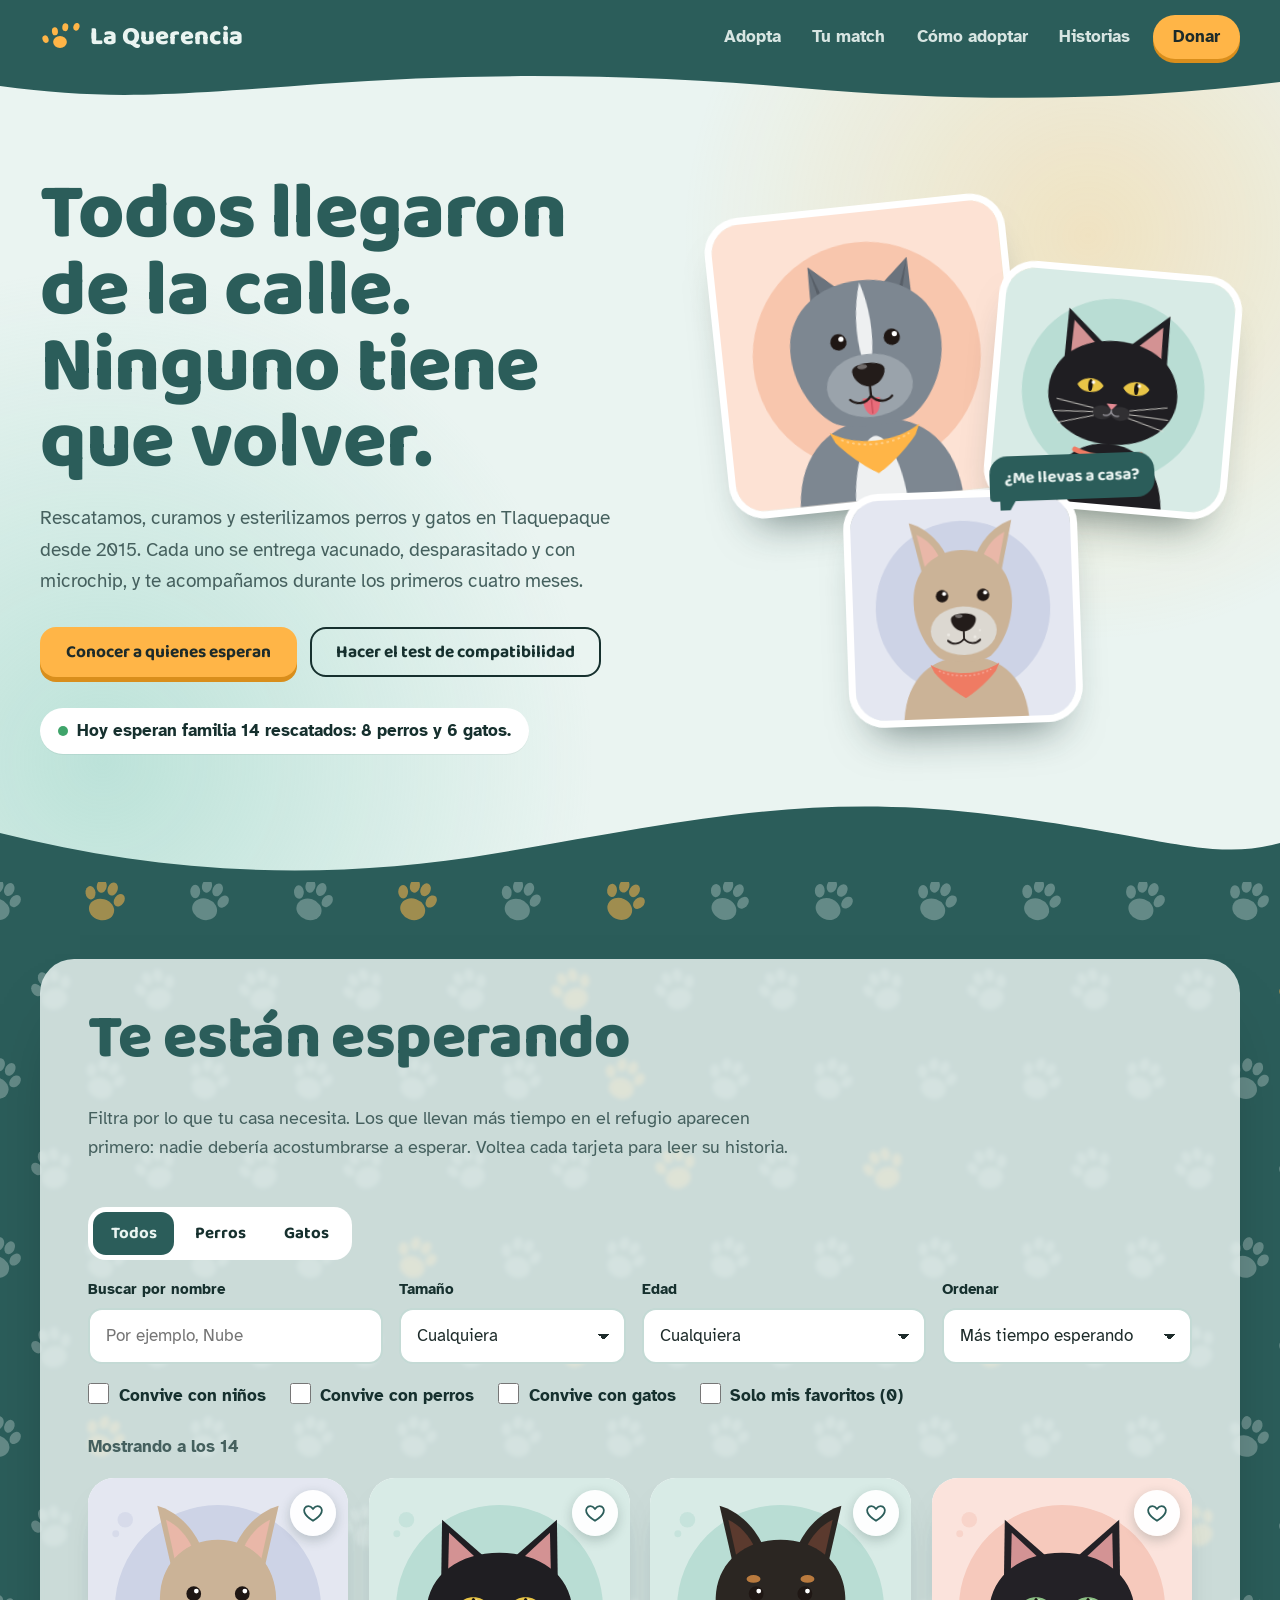
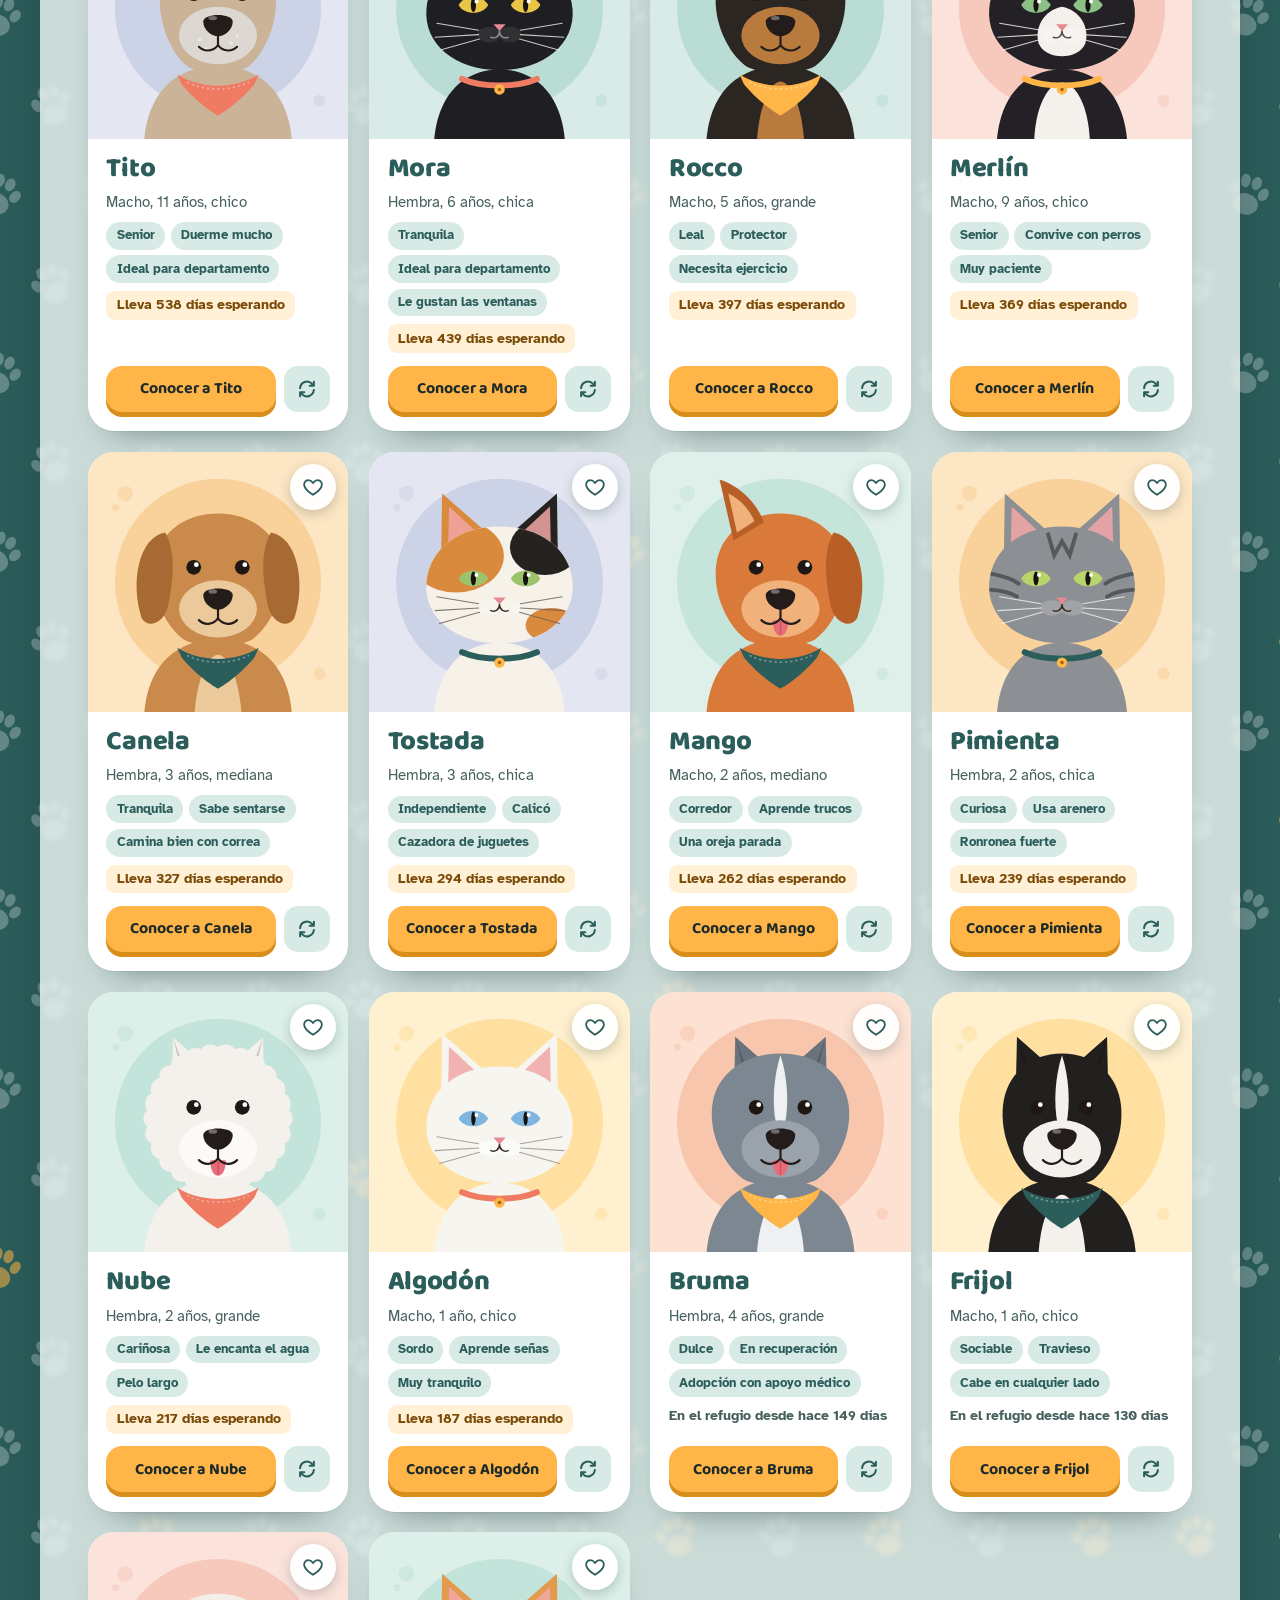
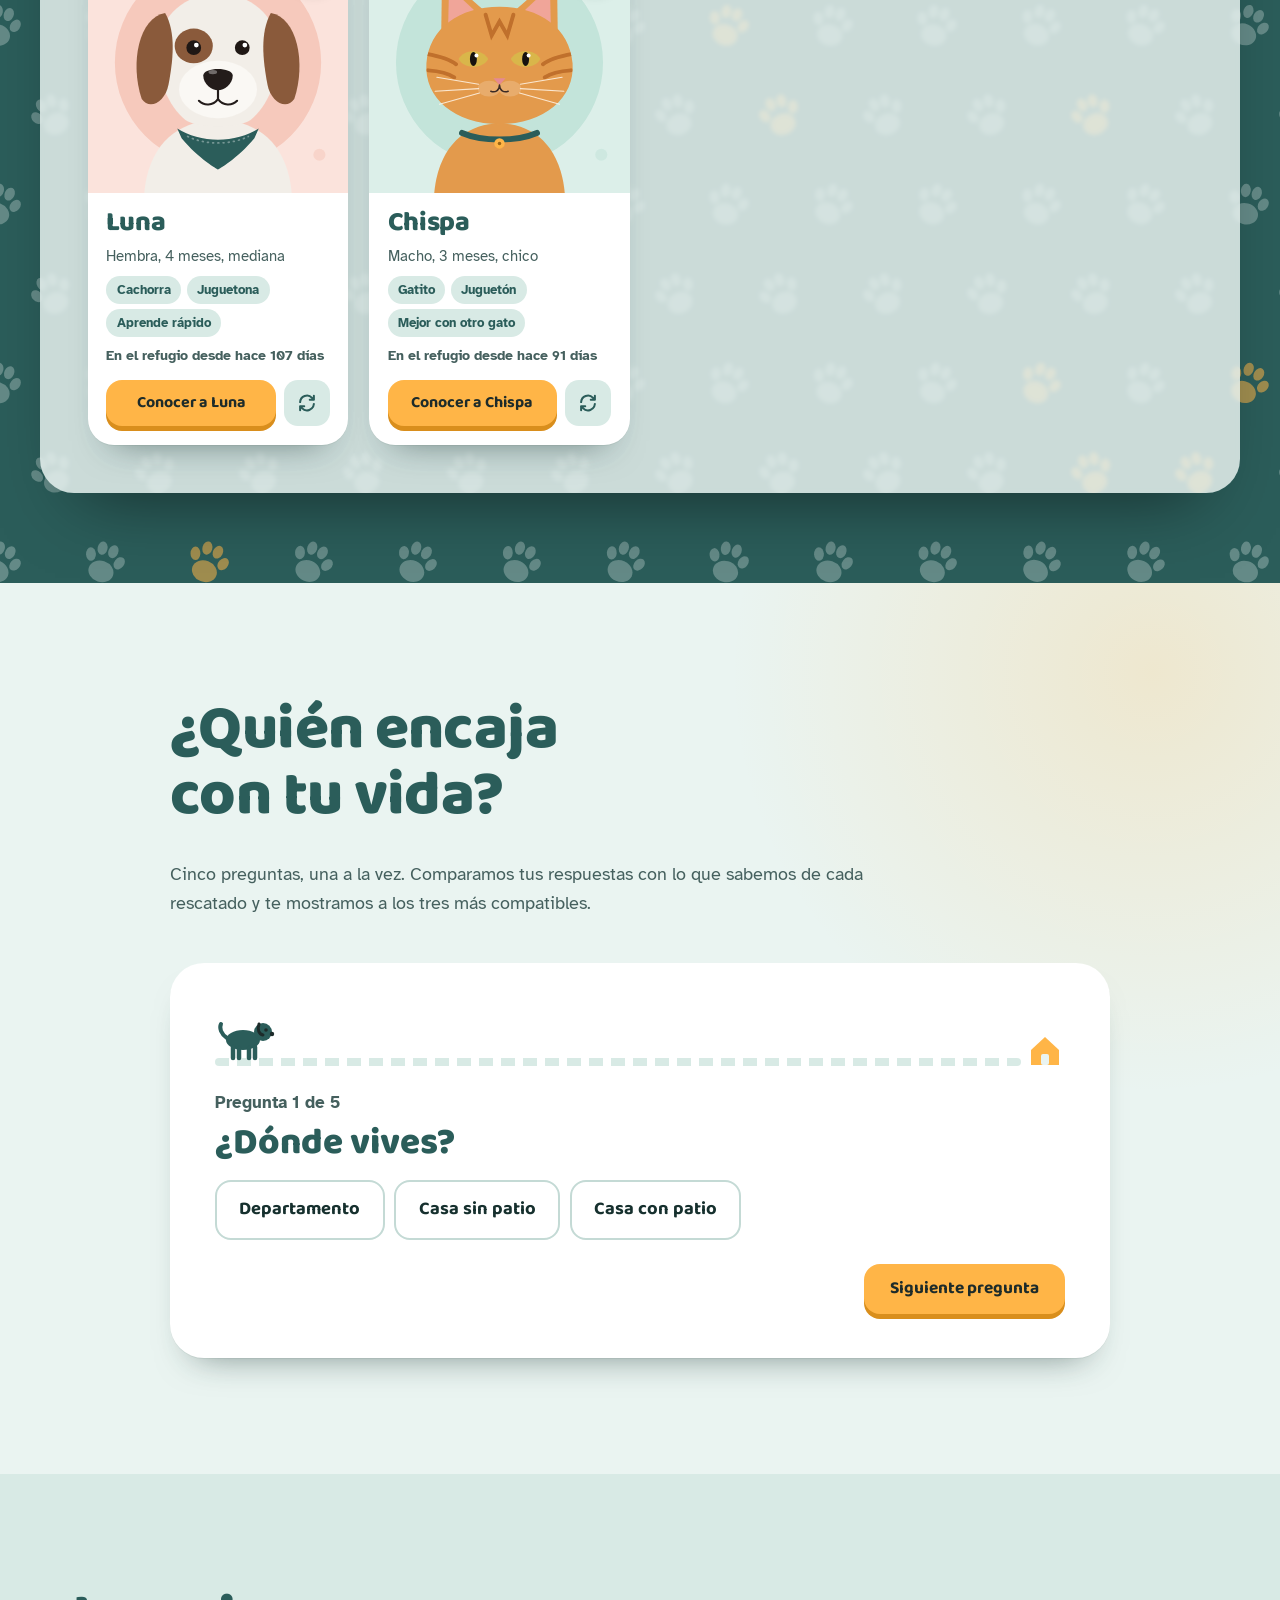
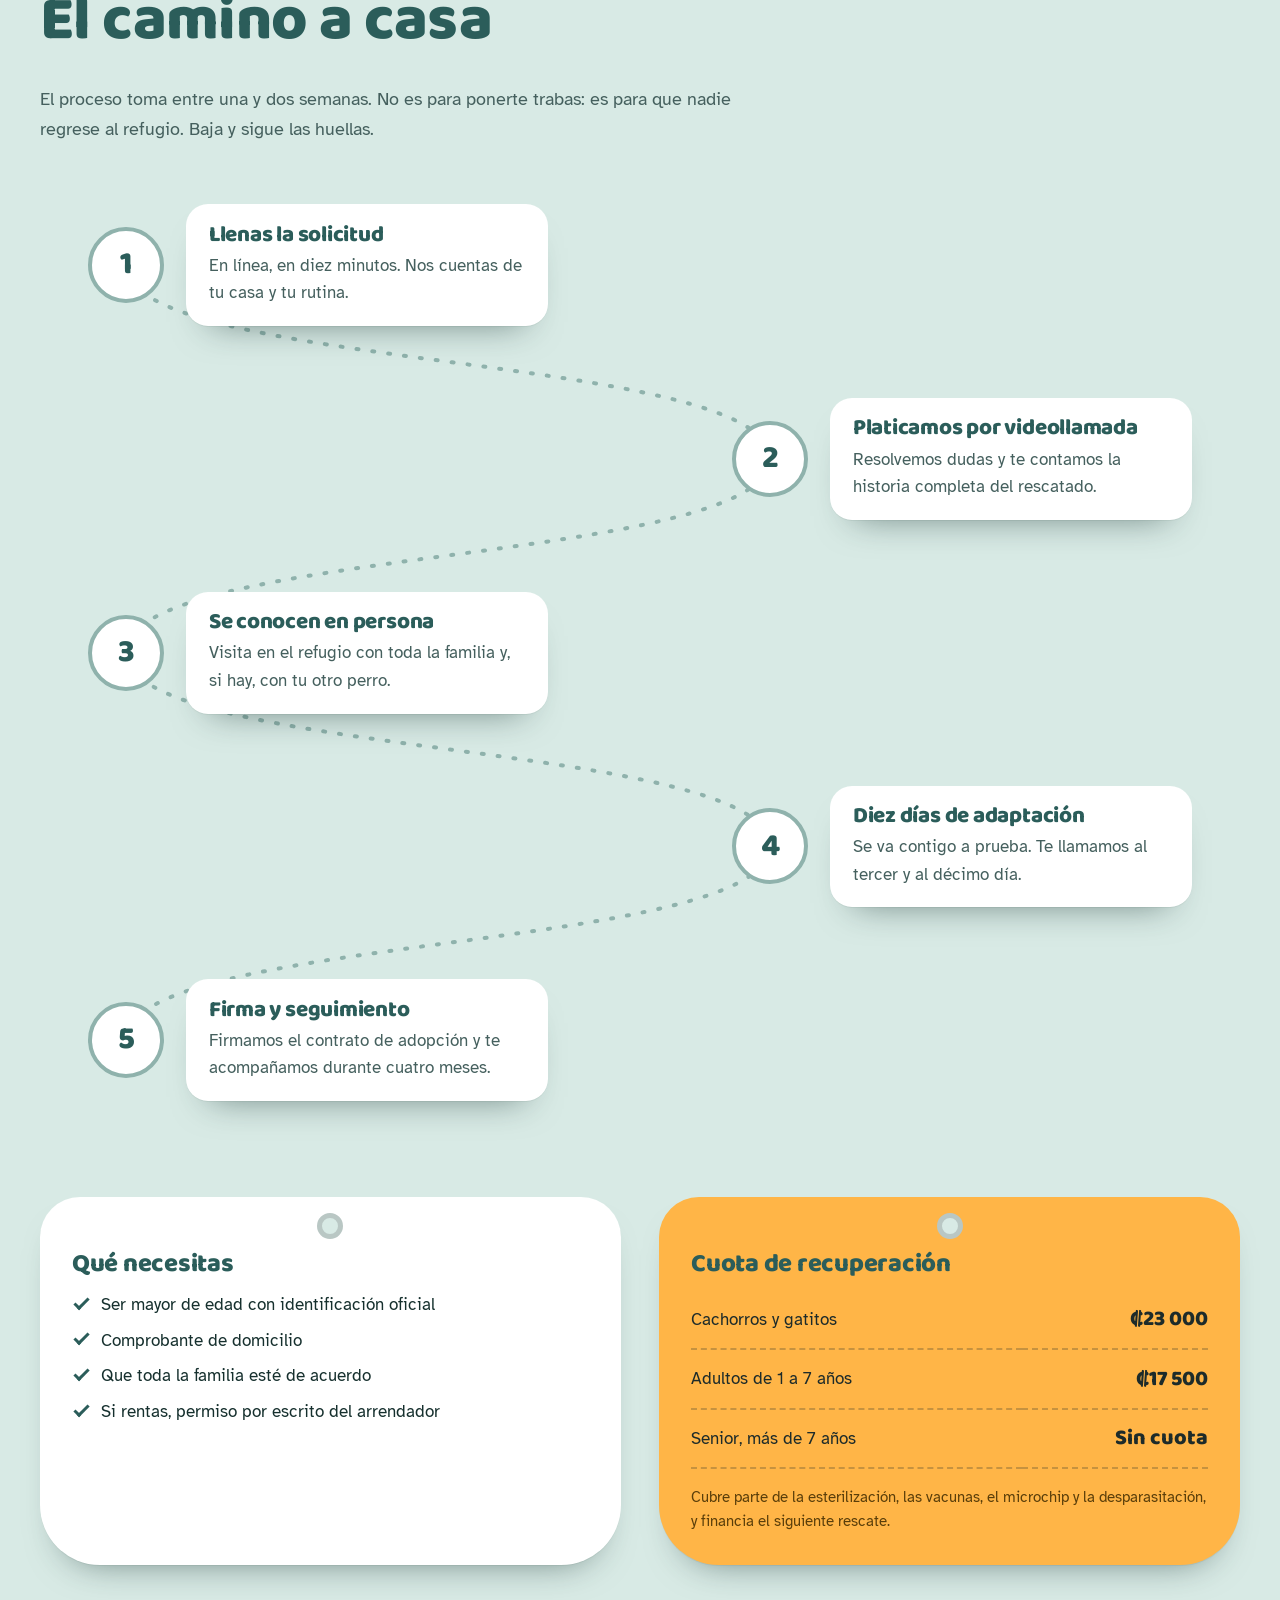
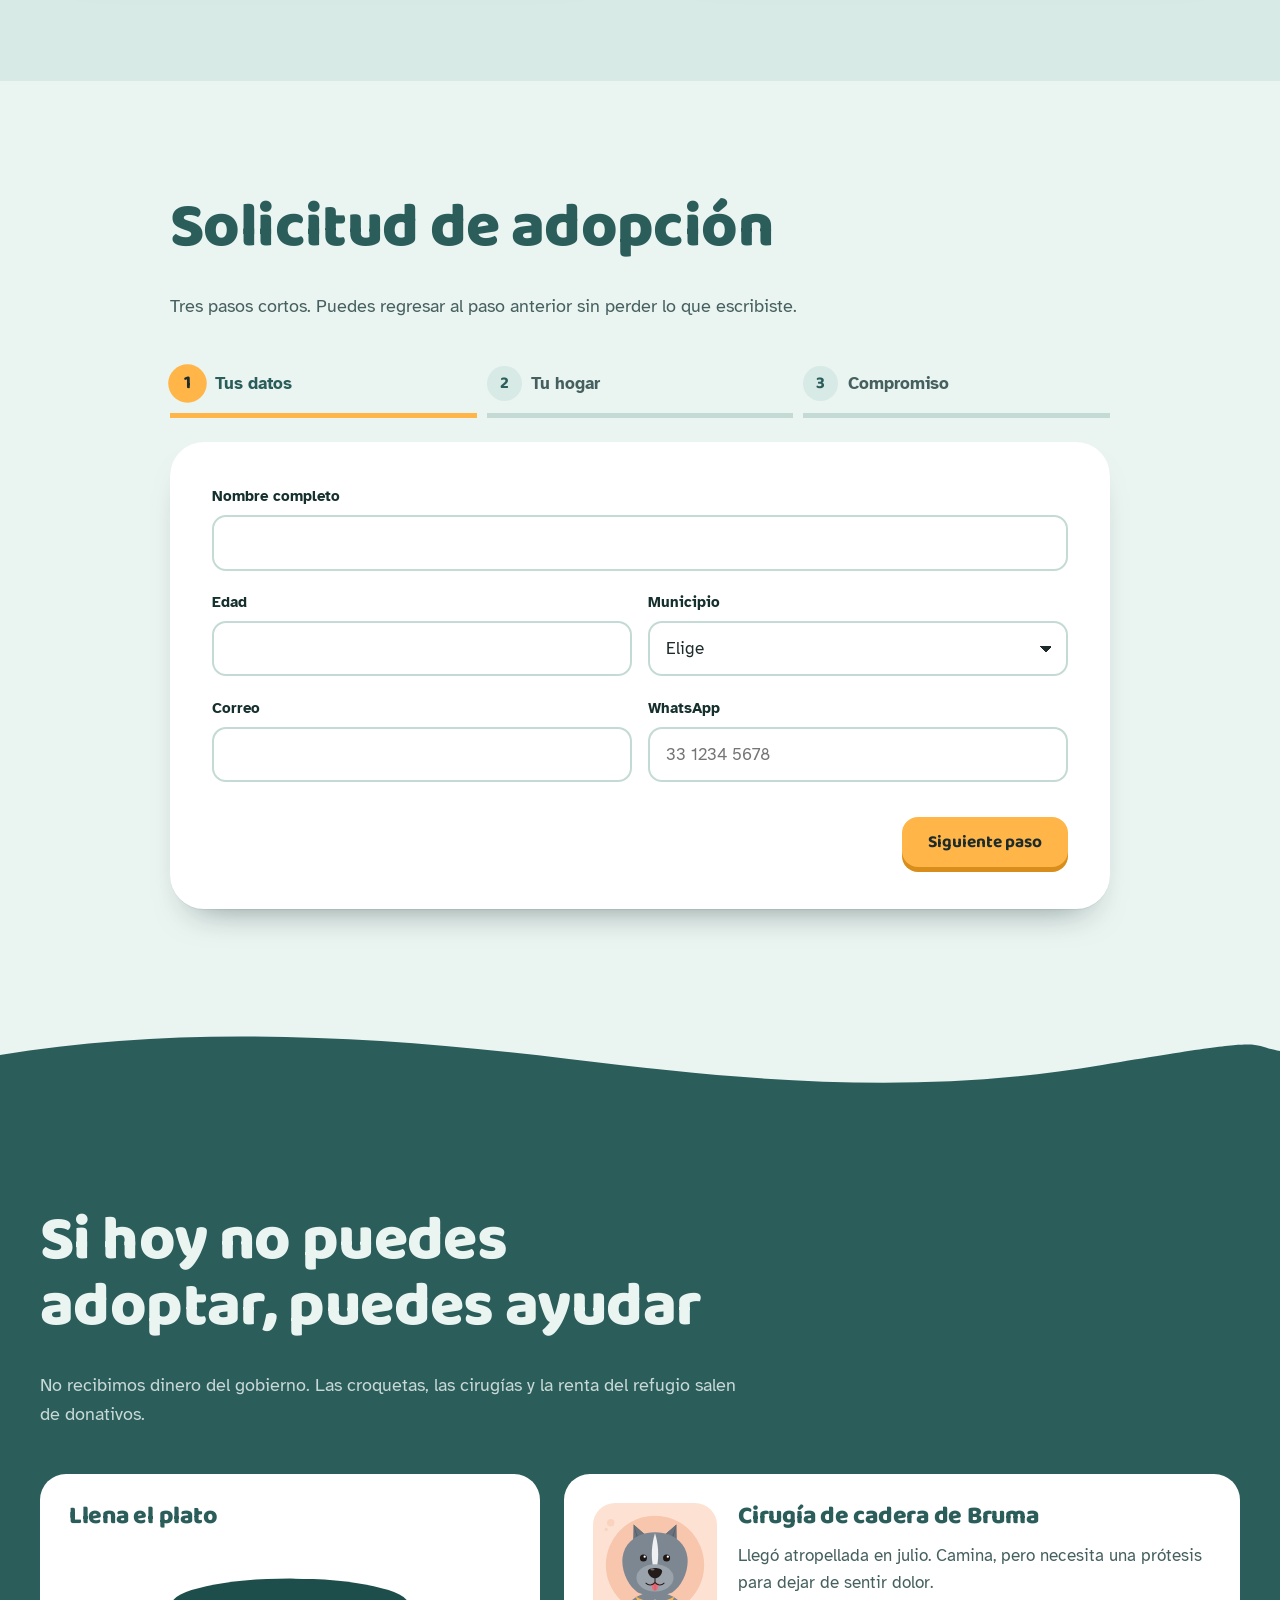
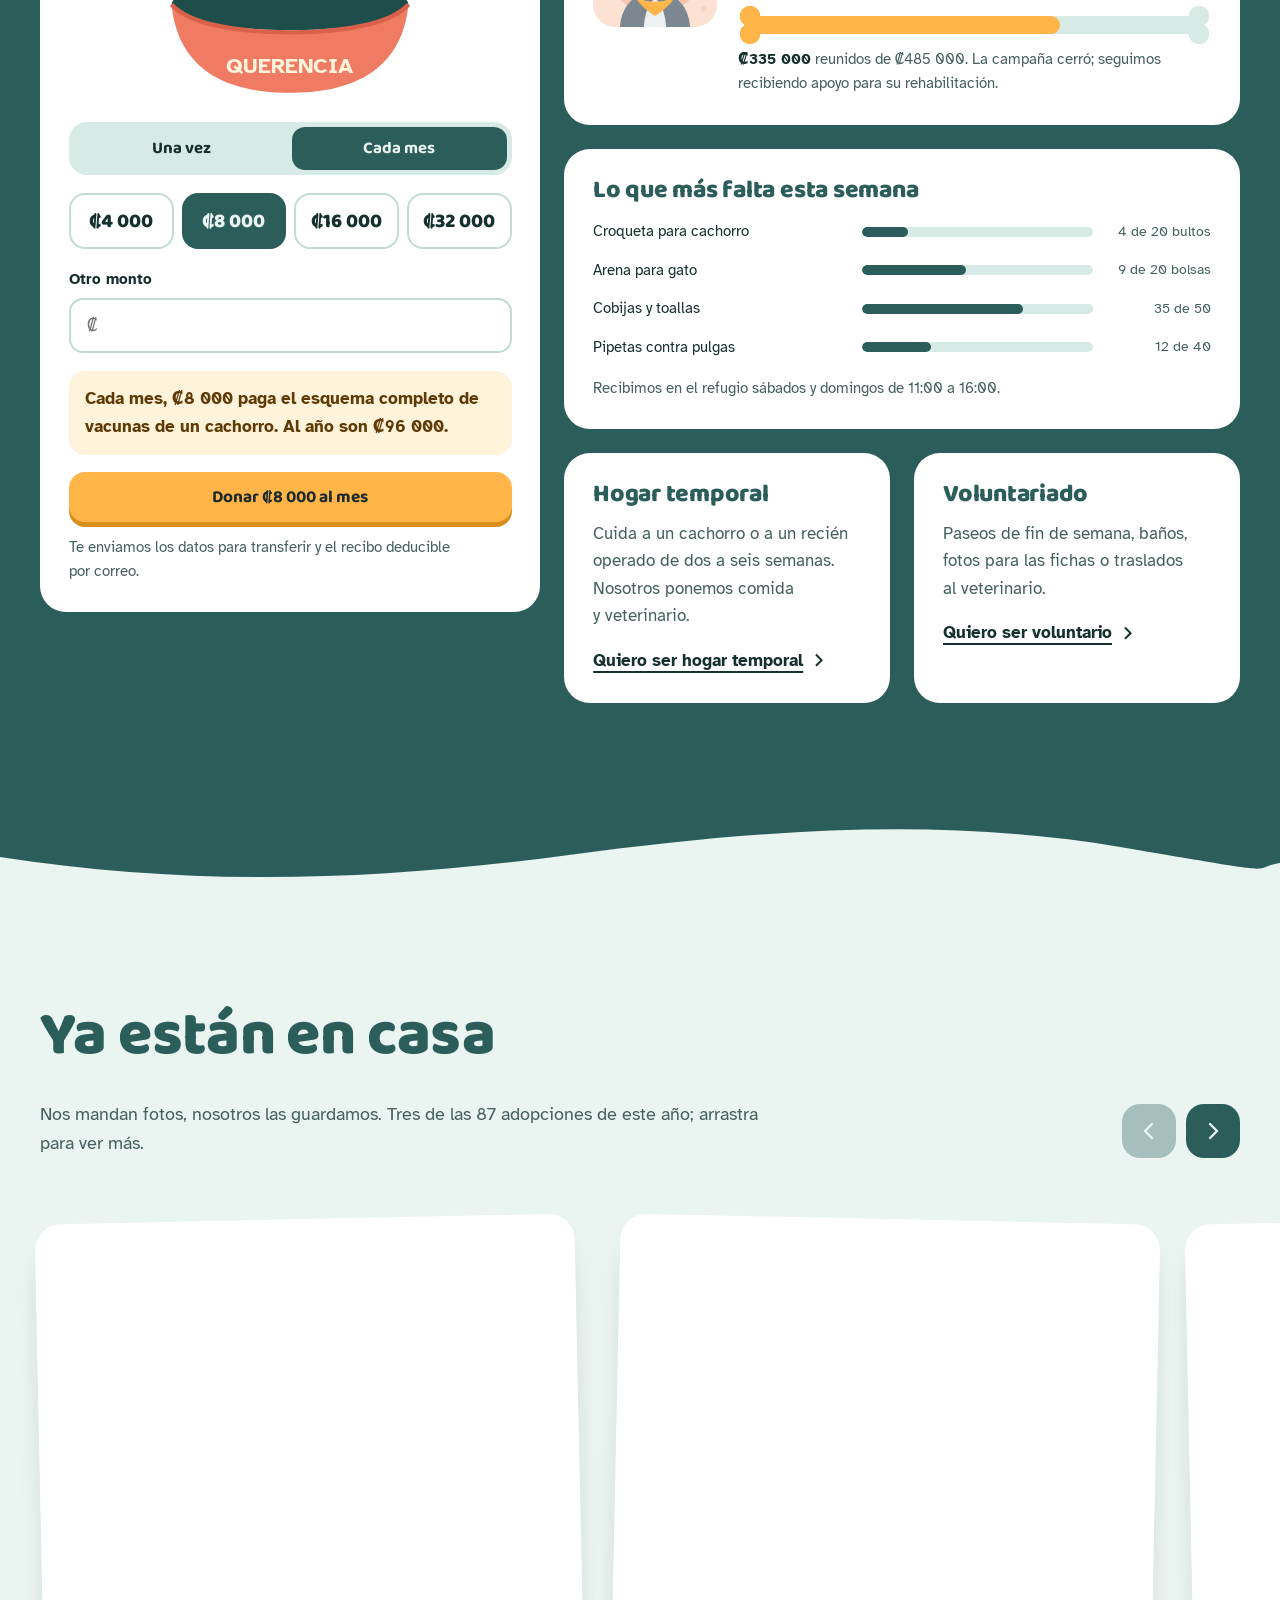
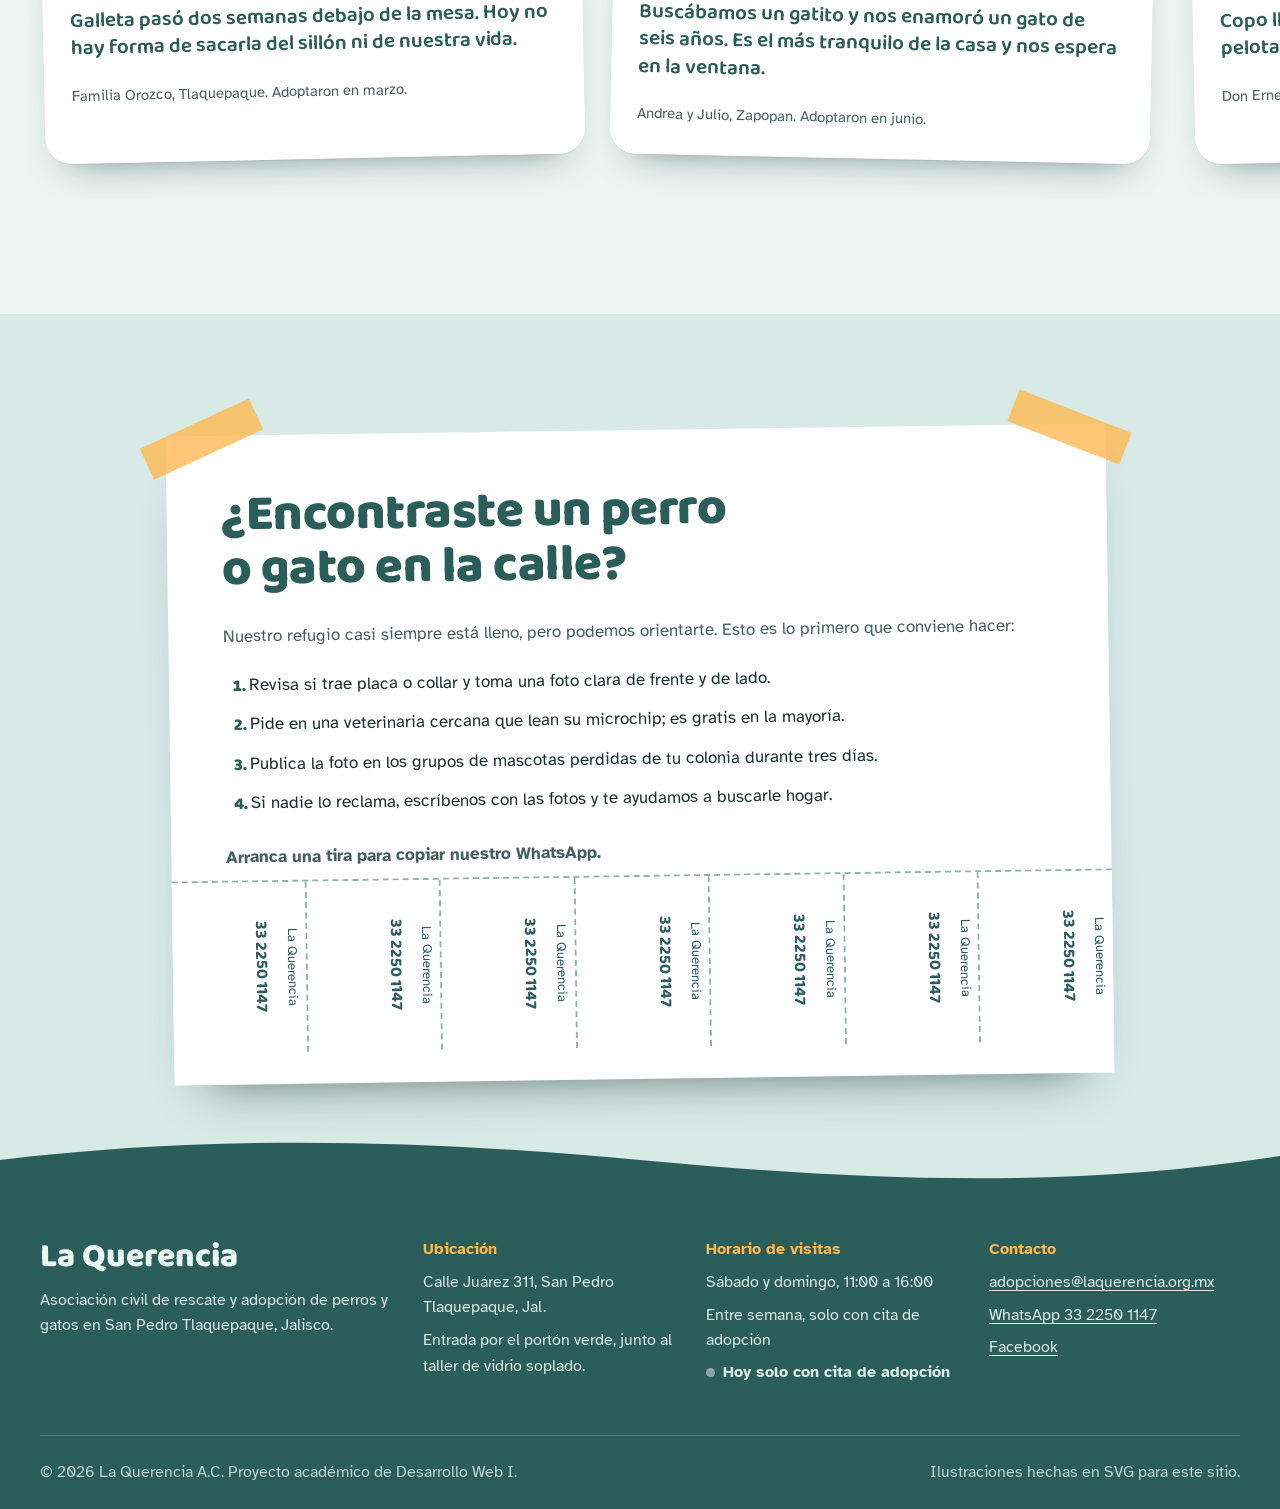
<file: sexta pagina/index.html>
<!DOCTYPE html>
<html lang="es">
<head>
  <meta charset="UTF-8">
  <meta name="viewport" content="width=device-width, initial-scale=1.0">
  <meta http-equiv="refresh" content="0; url=public/index.html">
  <title>La Querencia</title>
  <link rel="icon" href="img/icono.svg" type="image/svg+xml">
</head>
<body>
  <p><a href="public/index.html">Ir a La Querencia</a></p>
</body>
</html>
</file>
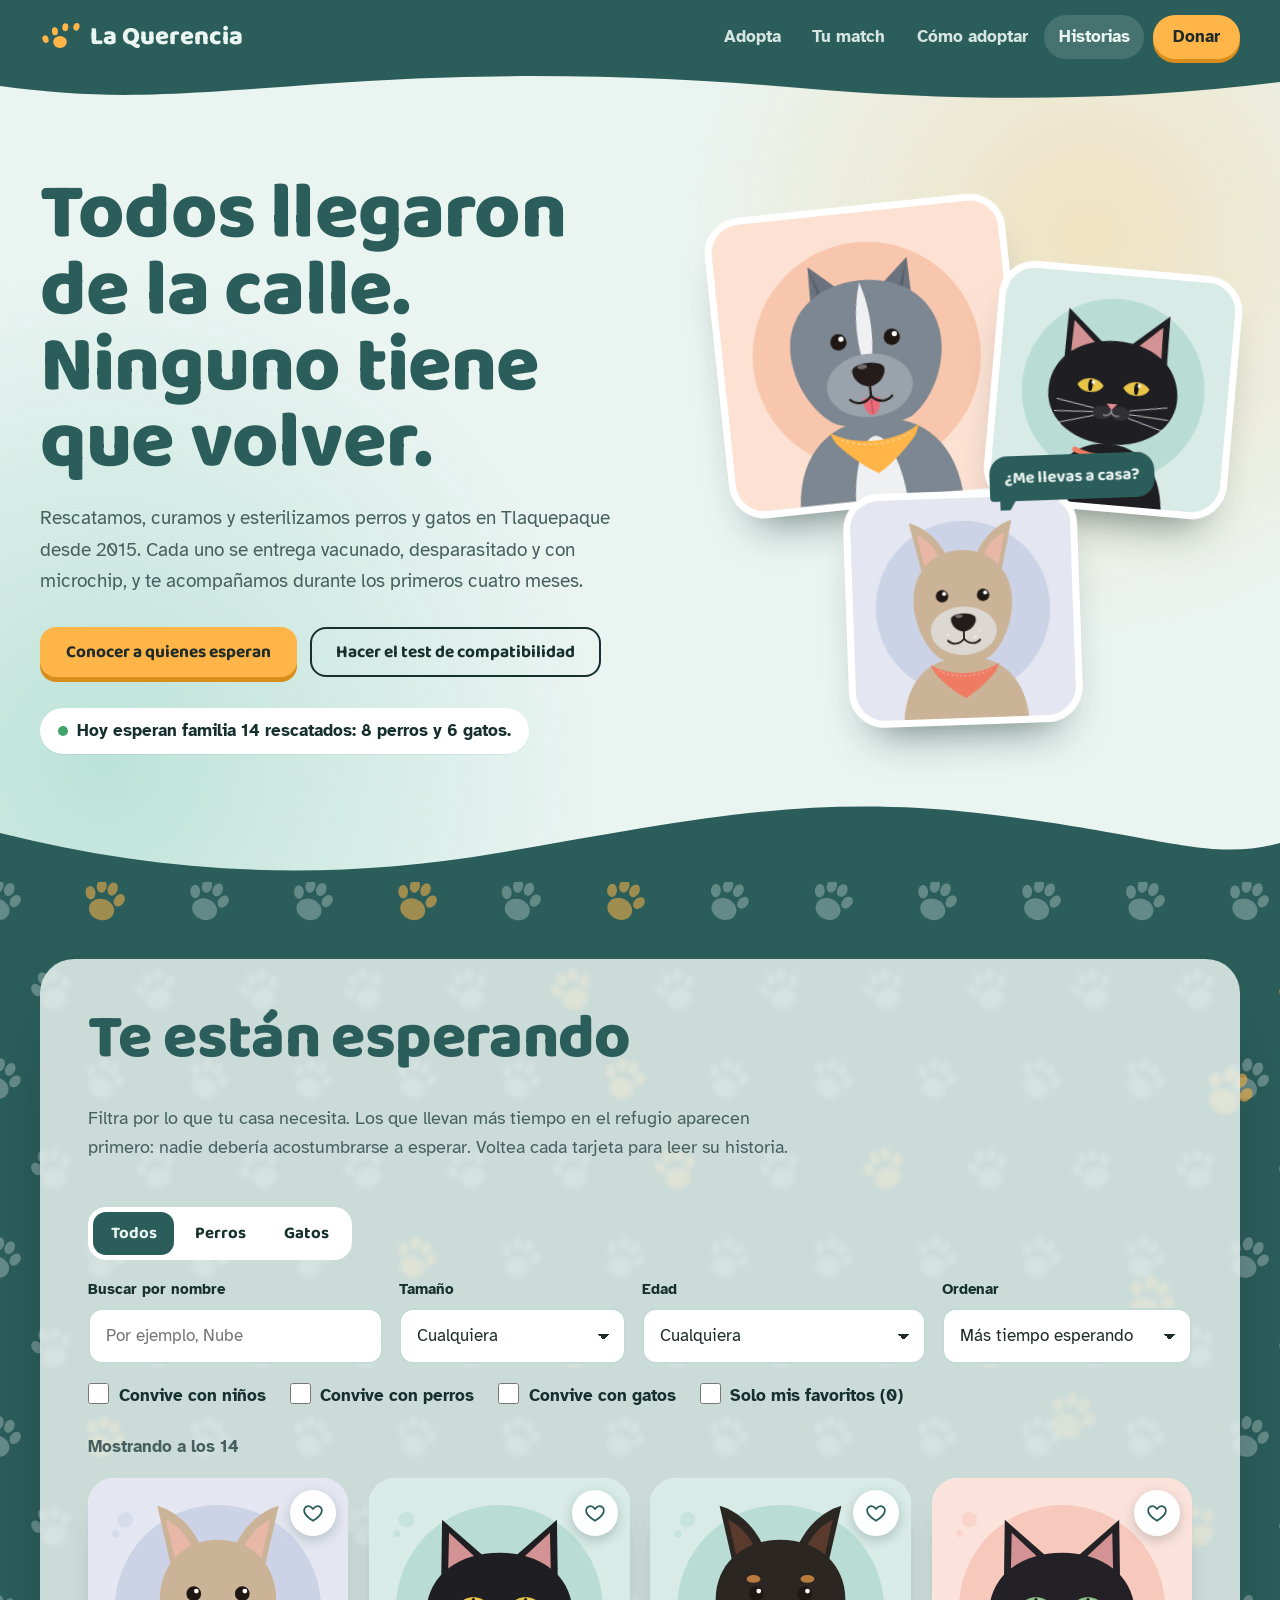
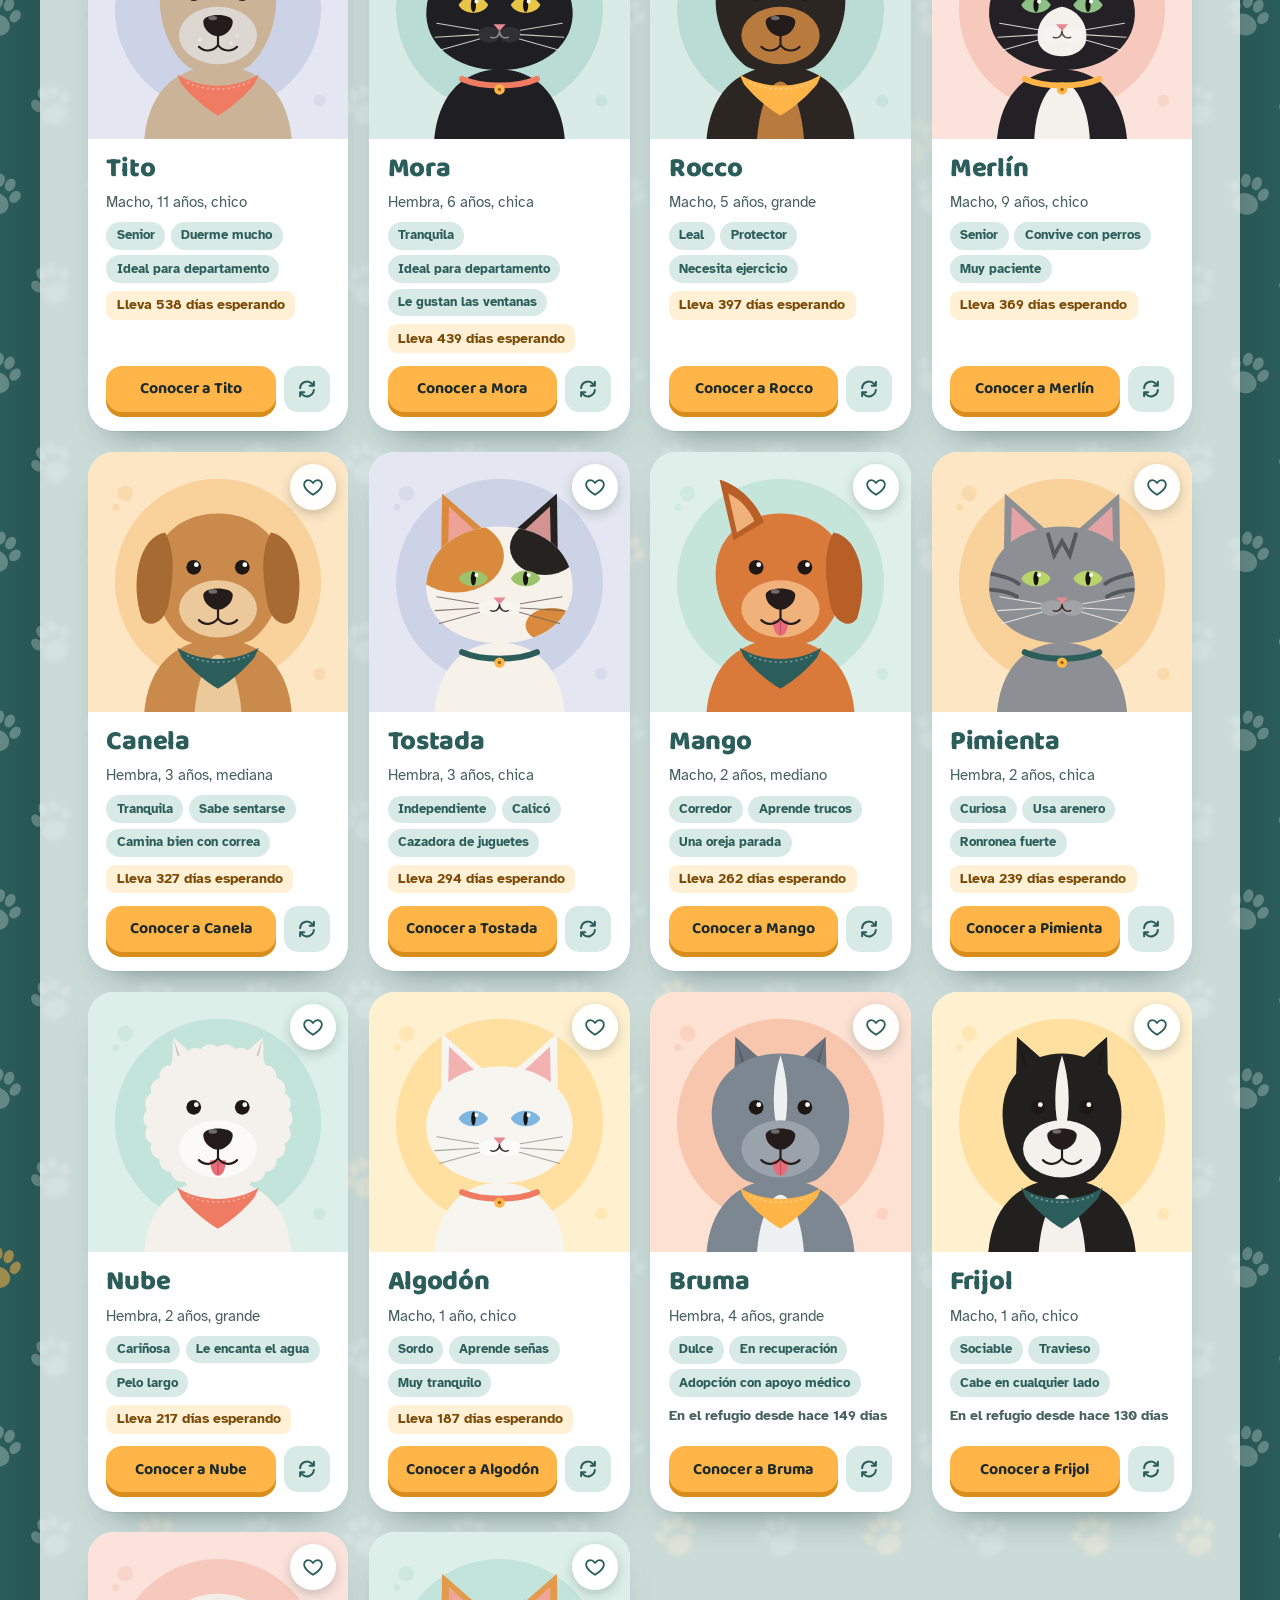
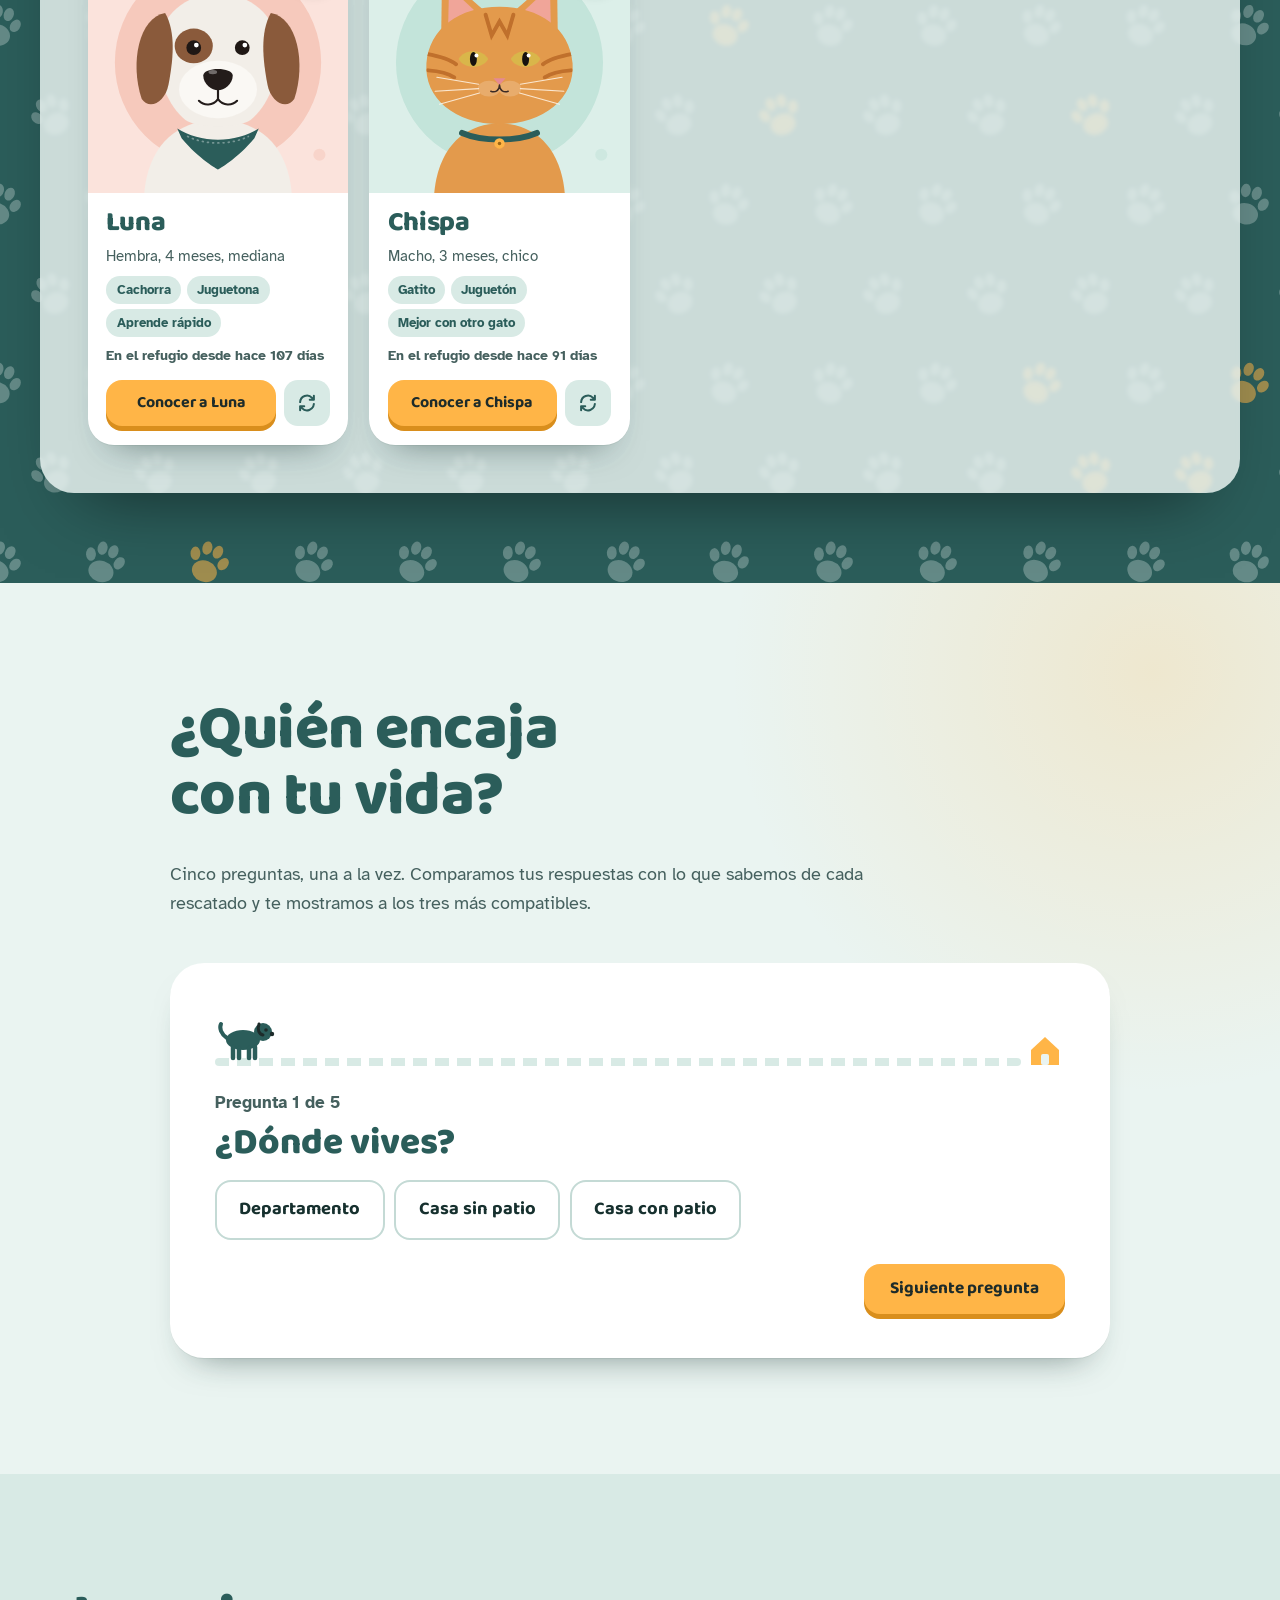
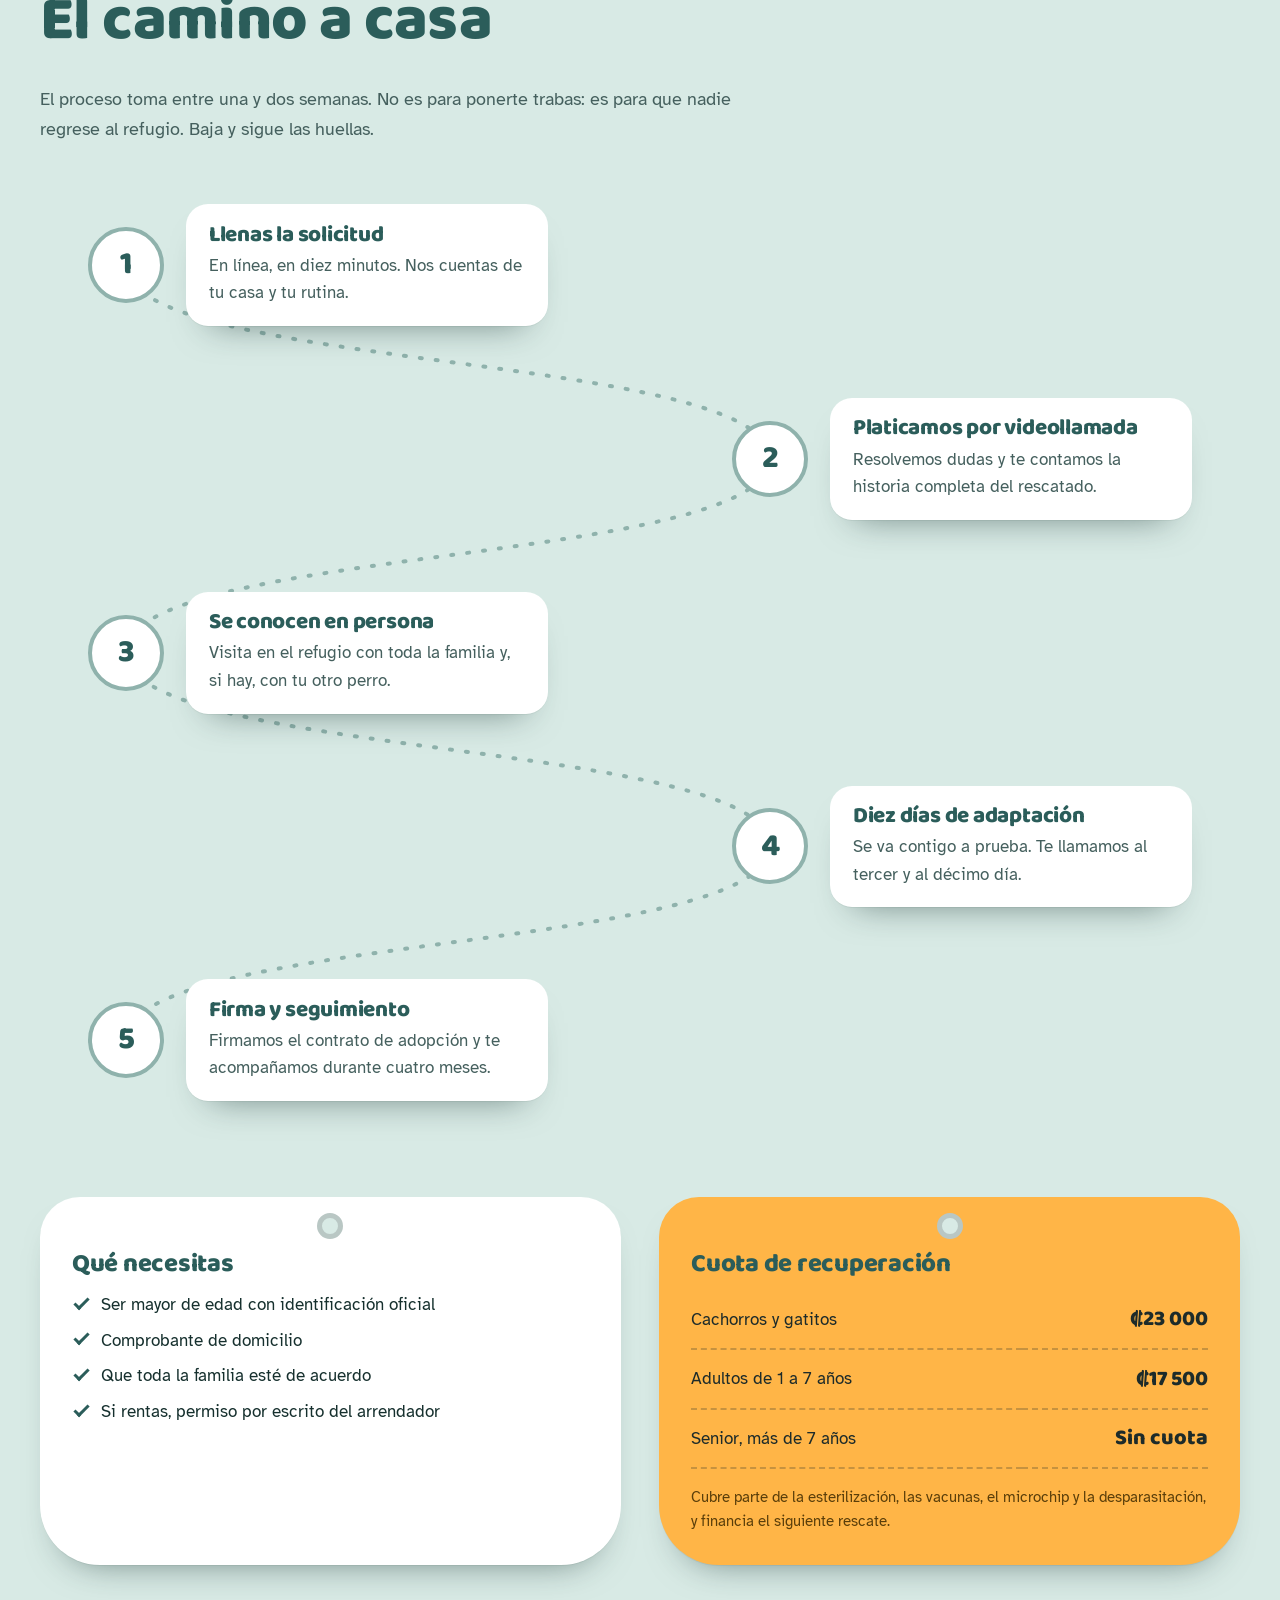
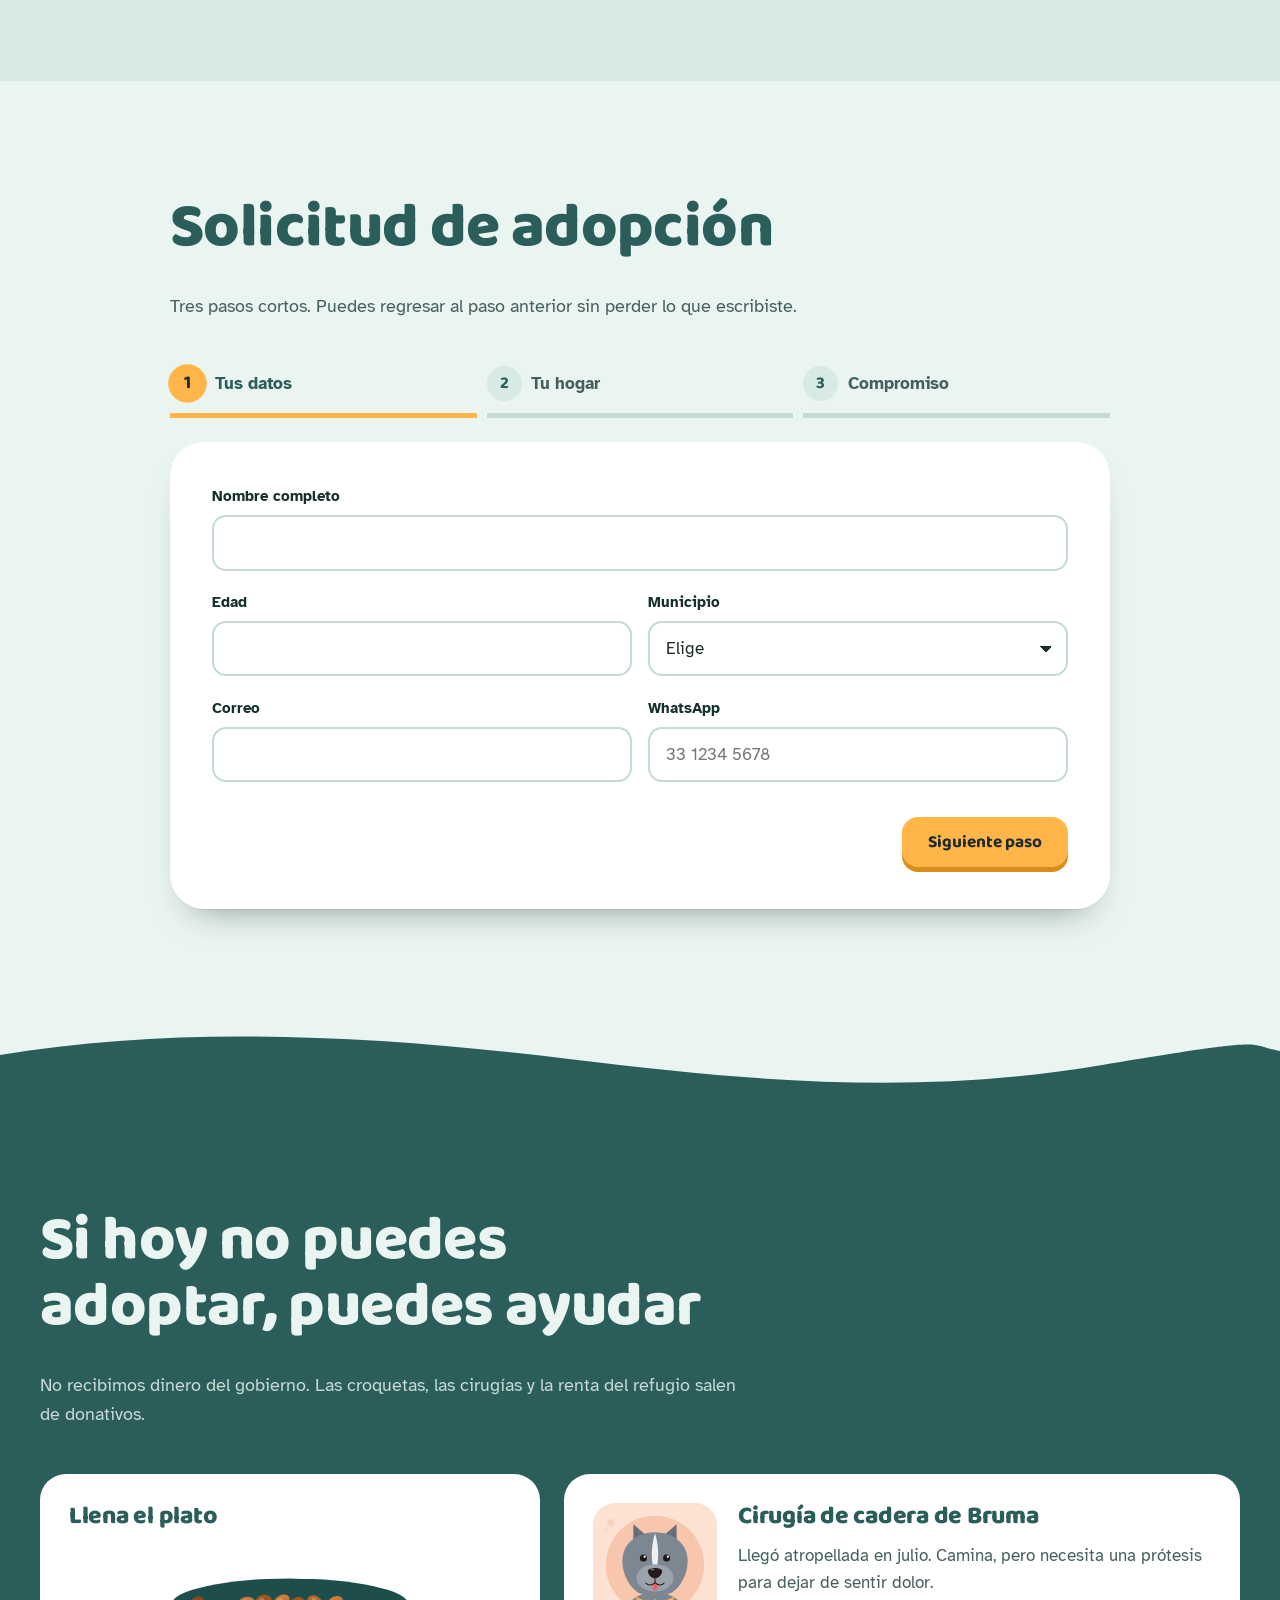
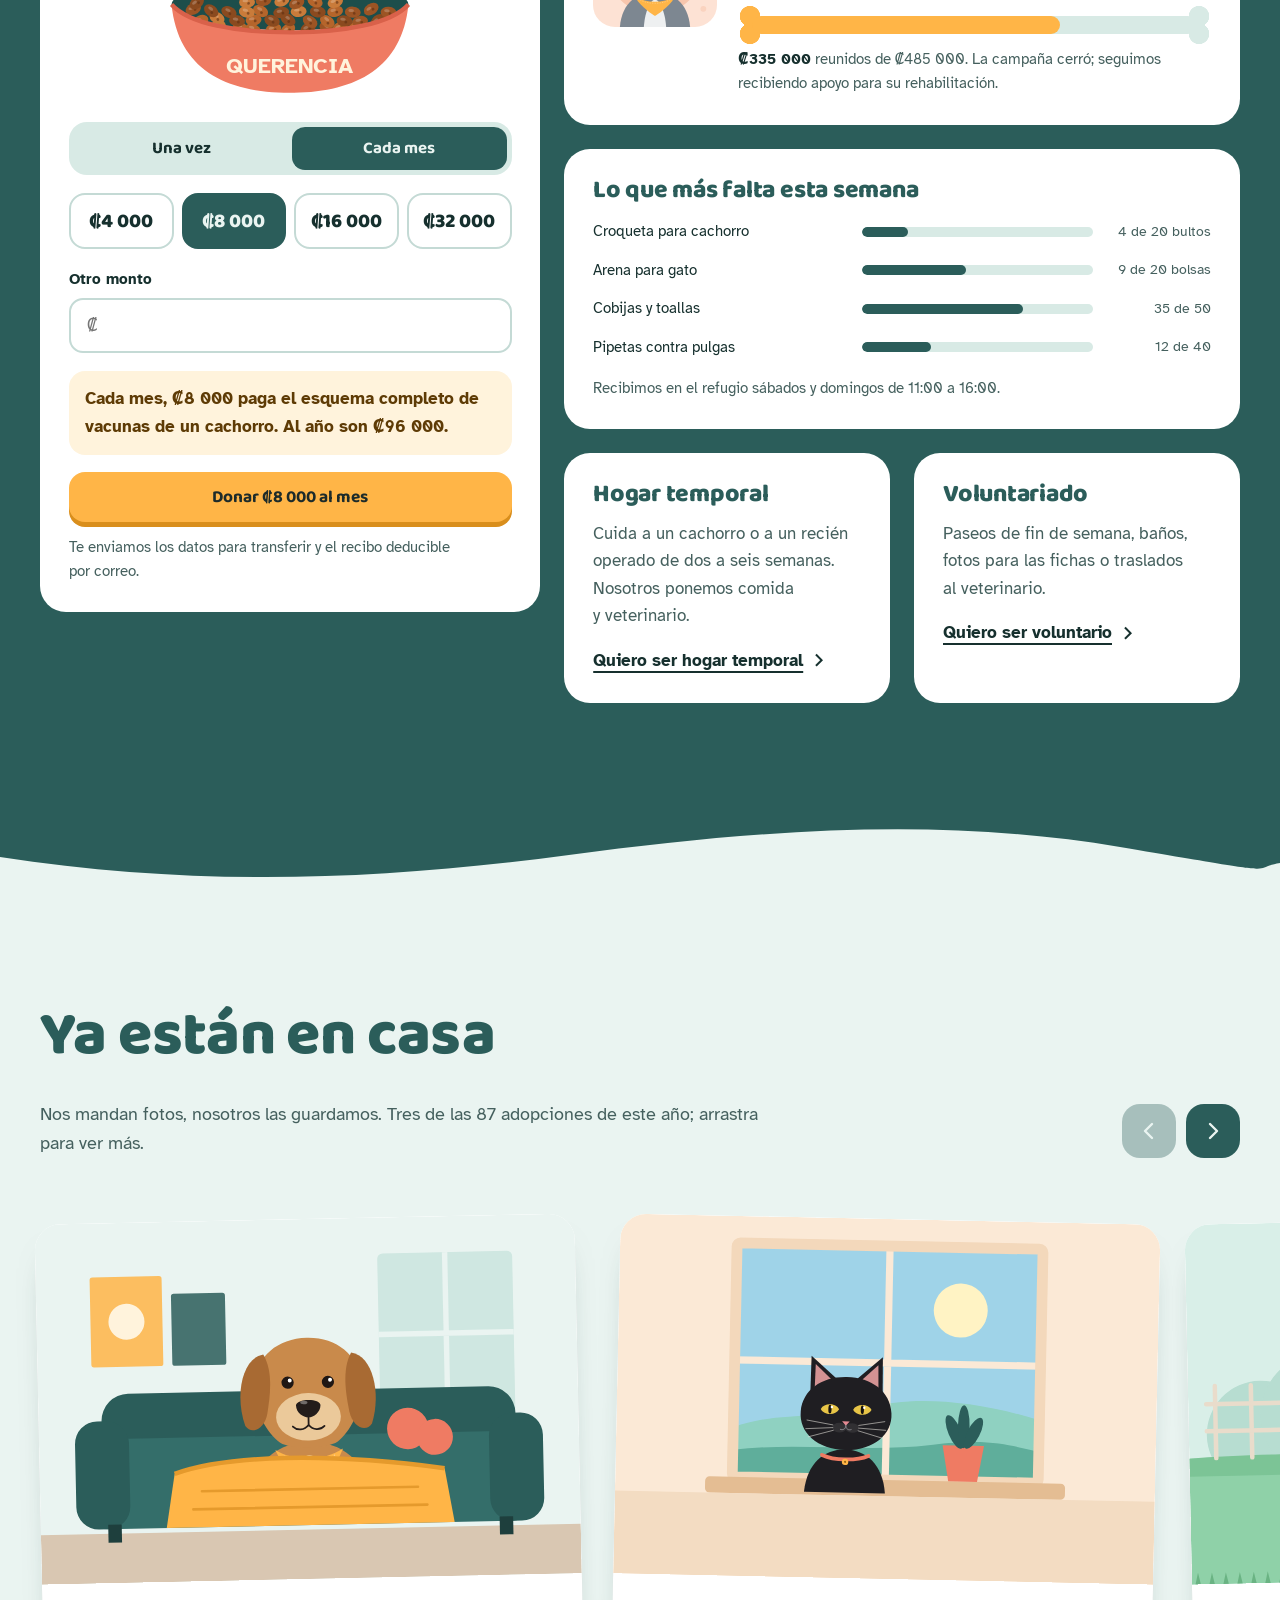
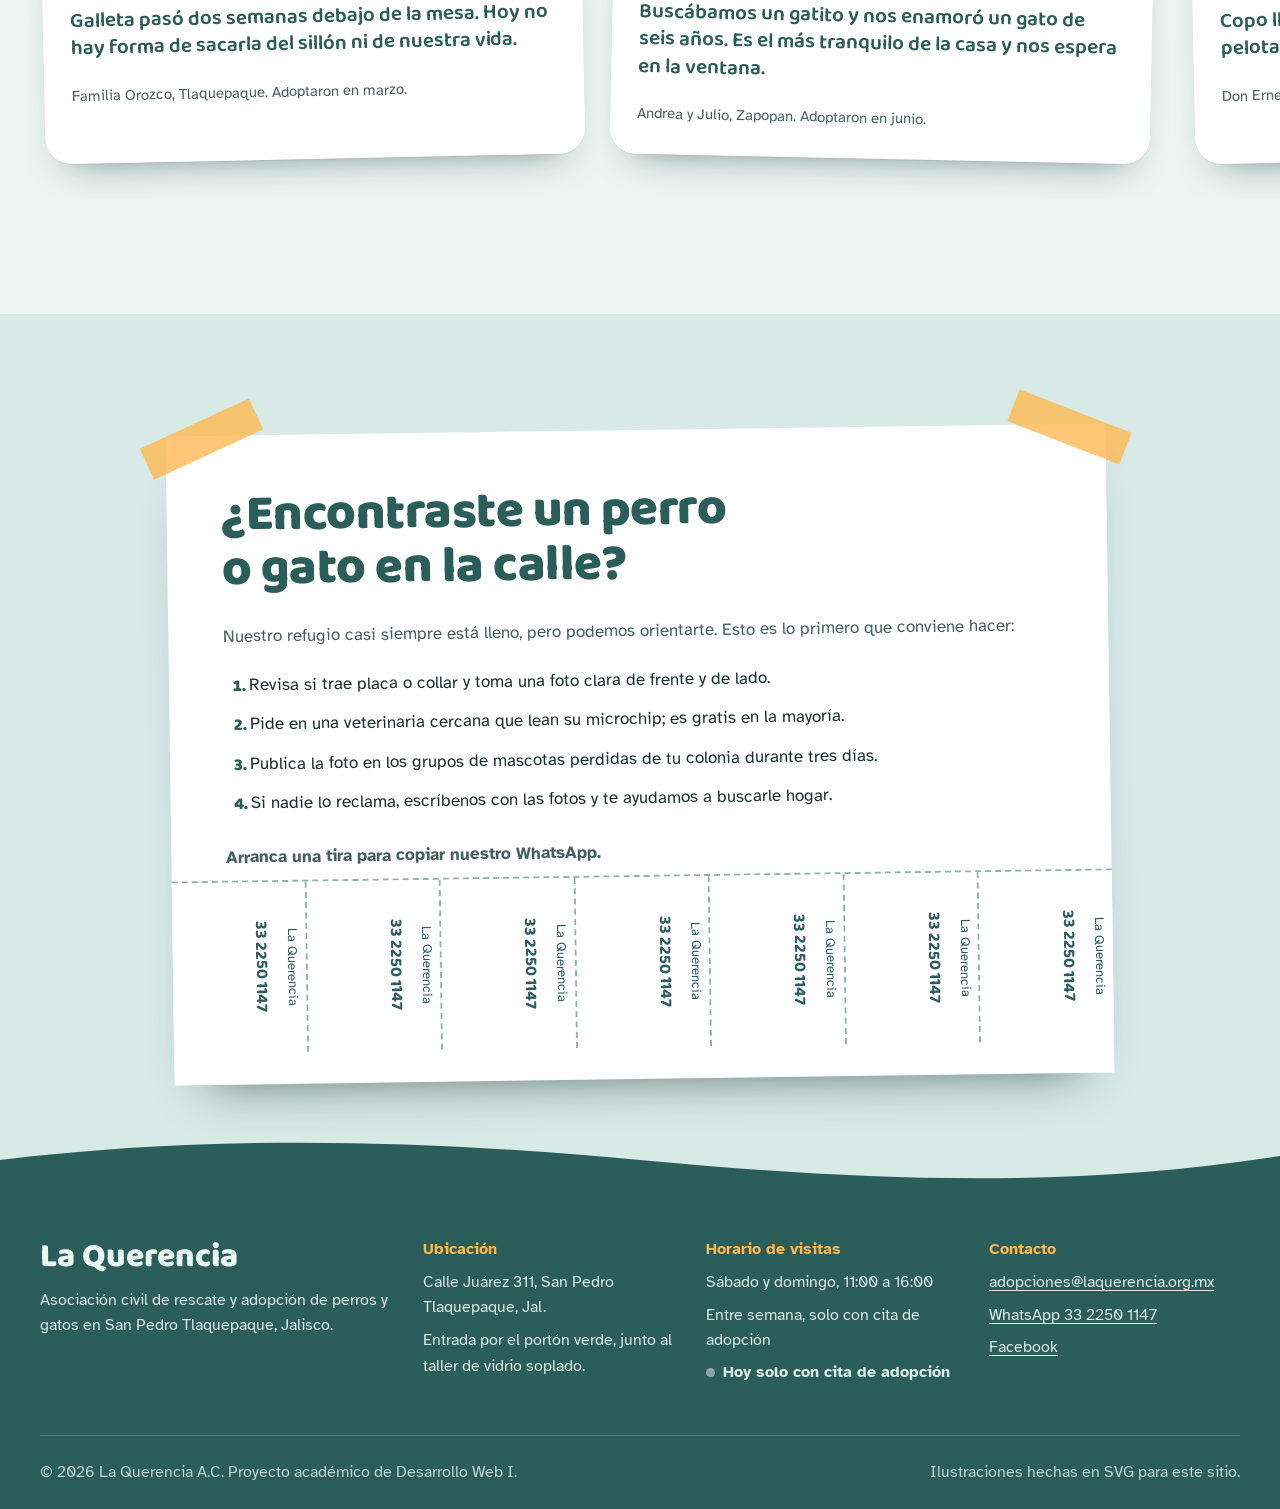
<file: sexta pagina/public/index.html>
<!DOCTYPE html>
<html lang="es">
<head>
  <meta charset="UTF-8">
  <meta name="viewport" content="width=device-width, initial-scale=1.0">
  <title>La Querencia | Rescate y adopción de perros y gatos en Tlaquepaque</title>
  <meta name="description" content="Adopta un perro o gato rescatado en Tlaquepaque. Todos se entregan vacunados, esterilizados y con microchip. Encuentra tu match, llena la solicitud en línea o ayuda con un donativo.">
  <meta name="theme-color" content="#2B5D5A">
  <link rel="icon" href="../img/icono.svg" type="image/svg+xml">
  <link rel="preconnect" href="https://fonts.googleapis.com">
  <link rel="preconnect" href="https://fonts.gstatic.com" crossorigin>
  <link href="https://fonts.googleapis.com/css2?family=Atkinson+Hyperlegible:ital,wght@0,400;0,700;1,400&family=Baloo+2:wght@500..800&display=swap" rel="stylesheet">
  <link rel="stylesheet" href="../css/estilos.css">
  <script src="../js/pagina6.js" defer></script>
</head>
<body class="pagina-querencia">
  <a class="saltar" href="#contenido">Saltar al contenido</a>

  <header class="cabecera" id="inicio">
    <div class="contenedor barra__fila">
      <a class="marca" href="#inicio" aria-label="La Querencia, inicio">
        <svg class="marca__icono" viewBox="0 0 64 64" aria-hidden="true">
          <g fill="currentColor">
            <ellipse cx="32" cy="40" rx="11" ry="9.5"/>
            <ellipse class="marca__dedo" cx="18.5" cy="28" rx="4.8" ry="6.2" transform="rotate(-18 18.5 28)"/>
            <ellipse class="marca__dedo" cx="26.5" cy="20" rx="4.8" ry="6.4" transform="rotate(-6 26.5 20)"/>
            <ellipse class="marca__dedo" cx="37.5" cy="20" rx="4.8" ry="6.4" transform="rotate(6 37.5 20)"/>
            <ellipse class="marca__dedo" cx="45.5" cy="28" rx="4.8" ry="6.2" transform="rotate(18 45.5 28)"/>
          </g>
        </svg>
        <span class="marca__texto">La Querencia</span>
      </a>

      <button class="menu-boton" id="menuBoton" type="button" aria-expanded="false" aria-controls="menu" aria-label="Abrir menú">
        <span></span><span></span><span></span>
      </button>

      <nav class="nav" id="menu" aria-label="Principal">
        <ul class="nav__lista">
          <li><a href="#adopta">Adopta</a></li>
          <li><a href="#match">Tu match</a></li>
          <li><a href="#como-adoptar">Cómo adoptar</a></li>
          <li><a href="#historias">Historias</a></li>
          <li><a class="nav__destacado" href="#ayuda">Donar</a></li>
        </ul>
      </nav>
    </div>
    <svg class="cabecera__ola" viewBox="0 0 1440 28" preserveAspectRatio="none" aria-hidden="true"><path d="M0 0H1440V10C1260 30 1080 30 900 16S540 0 360 12 120 28 0 14Z"/></svg>
  </header>

  <main id="contenido">
    <section class="portada" id="portada" aria-labelledby="heroeTitulo">
      <div class="contenedor portada__rejilla">
        <div class="portada__texto">
          <h1 class="portada__titulo" id="heroeTitulo"><span class="linea">Todos llegaron</span> <span class="linea">de la calle.</span> <span class="linea">Ninguno tiene</span> <span class="linea">que volver.</span></h1>
          <p class="entrada">Rescatamos, curamos y esterilizamos perros y gatos en Tlaquepaque desde 2015. Cada uno se entrega vacunado, desparasitado y con microchip, y te acompañamos durante los primeros cuatro meses.</p>
          <div class="acciones">
            <a class="boton boton--primario" href="#adopta">Conocer a quienes esperan</a>
            <a class="boton boton--linea" href="#match">Hacer el test de compatibilidad</a>
          </div>
          <p class="querencia-hoy" id="resumenHoy">Hoy esperan familia 14 rescatados: 8 perros y 6 gatos.</p>
        </div>
        <div class="miradas" id="miradas">
          <figure class="mirada mirada--1"><svg class="mirada-svg" viewBox="0 0 600 600" role="img" aria-label="Bruma, perra gris azulado con pecho blanco y gran sonrisa"><rect width="600" height="600" fill="#fde2d4"/><circle cx="300" cy="300" r="238" fill="#f8c6ad"/><path d="M130 600C140 482 214 432 300 432C386 432 460 482 470 600Z" fill="#7d8791"/><path d="M246 600C252 520 278 468 300 468C322 468 348 520 354 600Z" fill="#eef0f1"/><path d="M194 200L196 104L262 162Z" fill="#6a737d"/><path d="M196 104L262 162L214 178Z" fill="#000" fill-opacity=".18"/><path d="M196 104L262 162L220 170Z" fill="#6a737d"/><g transform="translate(600 0) scale(-1 1)"><path d="M194 200L196 104L262 162Z" fill="#6a737d"/><path d="M196 104L262 162L214 178Z" fill="#000" fill-opacity=".18"/><path d="M196 104L262 162L220 170Z" fill="#6a737d"/></g><g transform="translate(300 0) scale(1.06 1) translate(-300 0)"><path d="M300 142C382 142 440 192 448 262C456 332 420 402 380 432C350 452 250 452 220 432C180 402 144 332 152 262C160 192 218 142 300 142Z" fill="#7d8791"/></g><path d="M300 146C284 196 280 256 290 306H310C320 256 316 196 300 146Z" fill="#eef0f1"/><ellipse cx="300" cy="362" rx="90" ry="66" fill="#9aa3ab"/><g class="ojo"><g class="ojo__mirada"><circle cx="244" cy="266" r="17" fill="#1f1714"/><circle cx="250" cy="260" r="5.5" fill="#fff"/></g></g><g class="ojo"><g class="ojo__mirada"><circle cx="356" cy="266" r="17" fill="#1f1714"/><circle cx="362" cy="260" r="5.5" fill="#fff"/></g></g><path d="M282 388C282 436 318 436 318 388Z" fill="#e86c7a"/><path d="M300 392V420" stroke="#c9505f" stroke-width="3" stroke-linecap="round"/><path d="M266 330C266 310 334 310 334 330C334 350 314 364 300 364C286 364 266 350 266 330Z" fill="#231c1a"/><ellipse cx="288" cy="322" rx="10" ry="5" fill="#fff" opacity=".35"/><path d="M300 364V384M300 384C288 400 268 400 256 388M300 384C312 400 332 400 344 388" stroke="#231c1a" stroke-width="5" fill="none" stroke-linecap="round"/><path d="M206 452C258 486 342 486 394 452L384 474C344 522 300 546 300 546C300 546 256 522 216 474Z" fill="#FFB547"/><path d="M230 470C270 490 330 490 370 470" stroke="#fff" stroke-opacity=".35" stroke-width="4" fill="none" stroke-dasharray="2 10" stroke-linecap="round"/></svg></figure>
          <figure class="mirada mirada--2"><svg class="mirada-svg" viewBox="0 0 600 600" role="img" aria-label="Mora, gata negra de ojos amarillos"><rect width="600" height="600" fill="#d8ebe6"/><circle cx="300" cy="300" r="238" fill="#b9ddd4"/><path d="M150 600C160 490 224 440 300 440C376 440 440 490 450 600Z" fill="#1f1e22"/><path d="M166 236L168 96L262 178Z" fill="#1f1e22"/><path d="M182 214L184 126L242 180Z" fill="#f2a7a7" opacity=".85"/><g transform="translate(600 0) scale(-1 1)"><path d="M166 236L168 96L262 178Z" fill="#1f1e22"/><path d="M182 214L184 126L242 180Z" fill="#f2a7a7" opacity=".85"/></g><clipPath id="cabh-mora"><path d="M300 172C392 172 462 222 468 302C474 382 402 442 300 442C198 442 126 382 132 302C138 222 208 172 300 172Z"/></clipPath><path d="M300 172C392 172 462 222 468 302C474 382 402 442 300 442C198 442 126 382 132 302C138 222 208 172 300 172Z" fill="#1f1e22"/><g clip-path="url(#cabh-mora)"></g><ellipse cx="276" cy="360" rx="26" ry="18" fill="#fff" opacity="0.08"/><ellipse cx="324" cy="360" rx="26" ry="18" fill="#fff" opacity="0.08"/><g class="ojo"><path d="M206 292C218 268 262 268 274 292C262 316 218 316 206 292Z" fill="#e8c547"/><g class="ojo__mirada"><ellipse cx="240" cy="292" rx="6" ry="16" fill="#16120f"/><circle cx="247" cy="284" r="4.5" fill="#fff"/></g></g><g transform="translate(120 0)"><g class="ojo"><path d="M206 292C218 268 262 268 274 292C262 316 218 316 206 292Z" fill="#e8c547"/><g class="ojo__mirada"><ellipse cx="240" cy="292" rx="6" ry="16" fill="#16120f"/><circle cx="247" cy="284" r="4.5" fill="#fff"/></g></g></g><path d="M286 336H314L300 352Z" fill="#e48a93"/><path d="M300 352C300 364 290 370 280 366M300 352C300 364 310 370 320 366" stroke="#8c8a90" stroke-width="3.5" fill="none" stroke-linecap="round"/><g stroke="#e9e6df" stroke-width="2.5" stroke-linecap="round" opacity=".85"><path d="M252 350L156 334M252 360L152 366M254 370L162 396"/><g transform="translate(600 0) scale(-1 1)"><path d="M252 350L156 334M252 360L152 366M254 370L162 396"/></g></g><path d="M214 462C260 482 340 482 386 462" stroke="#EF7B63" stroke-width="14" fill="none" stroke-linecap="round"/><circle cx="300" cy="486" r="12" fill="#ffb547"/><circle cx="300" cy="486" r="4" fill="#9a6516"/></svg></figure>
          <figure class="mirada mirada--3"><svg class="mirada-svg" viewBox="0 0 600 600" role="img" aria-label="Tito, perrito senior de orejas grandes y hocico canoso"><rect width="600" height="600" fill="#e4e7f1"/><circle cx="300" cy="300" r="238" fill="#cdd3e6"/><path d="M130 600C140 482 214 432 300 432C386 432 460 482 470 600Z" fill="#cbb397"/><path d="M192 204L160 64C204 76 246 118 262 162Z" fill="#cbb397"/><path d="M200 186L180 96C206 108 230 134 240 160Z" fill="#e9b7a8"/><g transform="translate(600 0) scale(-1 1)"><path d="M192 204L160 64C204 76 246 118 262 162Z" fill="#cbb397"/><path d="M200 186L180 96C206 108 230 134 240 160Z" fill="#e9b7a8"/></g><g transform="translate(300 0) scale(0.9 1) translate(-300 0)"><path d="M300 142C382 142 440 192 448 262C456 332 420 402 380 432C350 452 250 452 220 432C180 402 144 332 152 262C160 192 218 142 300 142Z" fill="#cbb397"/></g><ellipse cx="300" cy="362" rx="90" ry="66" fill="#dcd8d1"/><g fill="#f3f1ec" opacity=".7"><circle cx="258" cy="372" r="4"/><circle cx="272" cy="392" r="3"/><circle cx="330" cy="380" r="4"/><circle cx="344" cy="362" r="3"/><circle cx="318" cy="398" r="3"/><circle cx="282" cy="352" r="3"/></g><g class="ojo"><g class="ojo__mirada"><circle cx="244" cy="266" r="17" fill="#1f1714"/><circle cx="250" cy="260" r="5.5" fill="#fff"/></g></g><g class="ojo"><g class="ojo__mirada"><circle cx="356" cy="266" r="17" fill="#1f1714"/><circle cx="362" cy="260" r="5.5" fill="#fff"/></g></g><path d="M266 330C266 310 334 310 334 330C334 350 314 364 300 364C286 364 266 350 266 330Z" fill="#231c1a"/><ellipse cx="288" cy="322" rx="10" ry="5" fill="#fff" opacity=".35"/><path d="M300 364V384M300 384C288 400 268 400 256 388M300 384C312 400 332 400 344 388" stroke="#231c1a" stroke-width="5" fill="none" stroke-linecap="round"/><path d="M206 452C258 486 342 486 394 452L384 474C344 522 300 546 300 546C300 546 256 522 216 474Z" fill="#EF7B63"/><path d="M230 470C270 490 330 490 370 470" stroke="#fff" stroke-opacity=".35" stroke-width="4" fill="none" stroke-dasharray="2 10" stroke-linecap="round"/></svg><figcaption class="mirada__globo">¿Me llevas a casa?</figcaption></figure>
        </div>
      </div>
      <div class="rastro" id="rastro" aria-hidden="true"></div>
      <svg class="ola ola--portada" viewBox="0 0 1440 90" preserveAspectRatio="none" aria-hidden="true"><path d="M0 40C180 80 360 90 560 60S900 0 1100 20 1360 70 1440 50V90H0Z"/></svg>
    </section>

    <section class="querencia-adopta" id="adopta" aria-labelledby="adoptaTitulo">
      <canvas class="querencia-adopta__fondo" id="fondoHuellas" width="1200" height="900" aria-hidden="true"></canvas>
      <div class="contenedor querencia-adopta__capa">
        <div class="querencia-adopta__panel">
          <div class="seccion__cabeza">
            <h2 class="seccion__titulo" id="adoptaTitulo">Te están esperando</h2>
            <p>Filtra por lo que tu casa necesita. Los que llevan más tiempo en el refugio aparecen primero: nadie debería acostumbrarse a esperar. Voltea cada tarjeta para leer su historia.</p>
          </div>

          <form class="filtros-mascotas" id="filtros" role="search" aria-label="Filtrar mascotas en adopción">
            <div class="segmentado" role="radiogroup" aria-label="Especie" id="filtroEspecie">
              <button type="button" role="radio" aria-checked="true" data-especie="todos">Todos</button>
              <button type="button" role="radio" aria-checked="false" data-especie="perro">Perros</button>
              <button type="button" role="radio" aria-checked="false" data-especie="gato">Gatos</button>
            </div>
            <div class="filtros-mascotas__fila">
              <div class="campo campo--compacto">
                <label for="filtroNombre">Buscar por nombre</label>
                <input id="filtroNombre" type="search" placeholder="Por ejemplo, Nube" autocomplete="off">
              </div>
              <div class="campo campo--compacto">
                <label for="filtroTamano">Tamaño</label>
                <select id="filtroTamano">
                  <option value="">Cualquiera</option>
                  <option value="chico">Chico</option>
                  <option value="mediano">Mediano</option>
                  <option value="grande">Grande</option>
                </select>
              </div>
              <div class="campo campo--compacto">
                <label for="filtroEdad">Edad</label>
                <select id="filtroEdad">
                  <option value="">Cualquiera</option>
                  <option value="cachorro">Cachorro, menos de 1 año</option>
                  <option value="adulto">Adulto, de 1 a 7 años</option>
                  <option value="senior">Senior, más de 7 años</option>
                </select>
              </div>
              <div class="campo campo--compacto">
                <label for="filtroOrden">Ordenar</label>
                <select id="filtroOrden">
                  <option value="espera">Más tiempo esperando</option>
                  <option value="jovenes">Más jóvenes primero</option>
                  <option value="nombre">Nombre</option>
                </select>
              </div>
            </div>
            <div class="filtros-mascotas__checks">
              <label class="check"><input type="checkbox" id="filtroNinos"><span>Convive con niños</span></label>
              <label class="check"><input type="checkbox" id="filtroPerros"><span>Convive con perros</span></label>
              <label class="check"><input type="checkbox" id="filtroGatos"><span>Convive con gatos</span></label>
              <label class="check check--favorito"><input type="checkbox" id="filtroFavoritos"><span>Solo mis favoritos (<span id="conteoFavoritos">0</span>)</span></label>
            </div>
          </form>

          <p class="querencia-conteo" id="conteo" aria-live="polite">Mostrando a los 14</p>
          <div class="querencia-mascotas" id="mascotas">
            <noscript><p>Activa JavaScript para ver la lista de mascotas o escríbenos a adopciones@laquerencia.org.mx.</p></noscript>
          </div>
          <div class="querencia-vacio" id="vacio" hidden>
            <p>Nadie coincide con esos filtros. Prueba quitando alguno: muchos se adaptan mejor de lo que dice su ficha.</p>
            <button class="boton boton--linea" type="button" id="quitarFiltros">Quitar filtros</button>
          </div>
        </div>
      </div>
    </section>

    <section class="seccion seccion--match" id="match" aria-labelledby="matchTitulo">
      <div class="contenedor contenedor--medio">
        <div class="seccion__cabeza">
          <h2 class="seccion__titulo" id="matchTitulo">¿Quién encaja con tu vida?</h2>
          <p>Cinco preguntas, una a la vez. Comparamos tus respuestas con lo que sabemos de cada rescatado y te mostramos a los tres más compatibles.</p>
        </div>

        <form class="match" id="formMatch" novalidate>
          <div class="match__pista" aria-hidden="true">
            <span class="match__camino"><span class="match__avance" id="matchAvance"></span></span>
            <span class="perrito" id="perrito">
              <svg viewBox="0 0 64 44">
                <path class="perrito__cola" d="M12 20C6 16 4 10 6 6" fill="none" stroke="currentColor" stroke-width="4" stroke-linecap="round"/>
                <ellipse cx="28" cy="22" rx="17" ry="10" fill="currentColor"/>
                <circle cx="48" cy="14" r="9" fill="currentColor"/>
                <path d="M44 6c-2 6 0 10 4 11" fill="none" stroke="#1D2B2A" stroke-width="3" stroke-linecap="round"/>
                <circle cx="51" cy="12" r="1.8" fill="#1D2B2A"/>
                <circle cx="57" cy="16" r="2.2" fill="#1D2B2A"/>
                <path class="perrito__pata perrito__pata--1" d="M18 29v11" stroke="currentColor" stroke-width="4.5" stroke-linecap="round"/>
                <path class="perrito__pata perrito__pata--2" d="M24 30v10" stroke="currentColor" stroke-width="4.5" stroke-linecap="round"/>
                <path class="perrito__pata perrito__pata--1" d="M34 30v10" stroke="currentColor" stroke-width="4.5" stroke-linecap="round"/>
                <path class="perrito__pata perrito__pata--2" d="M40 29v11" stroke="currentColor" stroke-width="4.5" stroke-linecap="round"/>
              </svg>
            </span>
            <span class="match__casa">
              <svg viewBox="0 0 40 40"><path d="M6 20 20 7l14 13v15H6z" fill="currentColor"/><rect x="16" y="24" width="8" height="11" rx="2" fill="#EAF4F1"/></svg>
            </span>
          </div>
          <p class="match__paso" id="matchPaso" aria-live="polite">Pregunta 1 de 5</p>

          <fieldset class="match__pregunta" data-paso="0">
            <legend>¿Dónde vives?</legend>
            <div class="chips chips--grandes">
              <label class="chip"><input type="radio" name="vivienda" value="depa"><span>Departamento</span></label>
              <label class="chip"><input type="radio" name="vivienda" value="casa"><span>Casa sin patio</span></label>
              <label class="chip"><input type="radio" name="vivienda" value="patio"><span>Casa con patio</span></label>
            </div>
          </fieldset>
          <fieldset class="match__pregunta" data-paso="1" hidden>
            <legend>¿Cuántas horas al día está sola tu casa?</legend>
            <div class="chips chips--grandes">
              <label class="chip"><input type="radio" name="horas" value="pocas"><span>Menos de 4</span></label>
              <label class="chip"><input type="radio" name="horas" value="medias"><span>De 4 a 8</span></label>
              <label class="chip"><input type="radio" name="horas" value="muchas"><span>Más de 8</span></label>
            </div>
          </fieldset>
          <fieldset class="match__pregunta" data-paso="2" hidden>
            <legend>¿Hay niños en casa?</legend>
            <div class="chips chips--grandes">
              <label class="chip"><input type="radio" name="ninos" value="no"><span>No</span></label>
              <label class="chip"><input type="radio" name="ninos" value="grandes"><span>Sí, mayores de 6 años</span></label>
              <label class="chip"><input type="radio" name="ninos" value="chicos"><span>Sí, menores de 6 años</span></label>
            </div>
          </fieldset>
          <fieldset class="match__pregunta" data-paso="3" hidden>
            <legend>¿Ya tienes otros animales?</legend>
            <div class="chips chips--grandes">
              <label class="chip"><input type="radio" name="otros" value="ninguno"><span>Ninguno</span></label>
              <label class="chip"><input type="radio" name="otros" value="perro"><span>Perro</span></label>
              <label class="chip"><input type="radio" name="otros" value="gato"><span>Gato</span></label>
            </div>
          </fieldset>
          <fieldset class="match__pregunta" data-paso="4" hidden>
            <legend>¿Cómo es tu ritmo?</legend>
            <div class="chips chips--grandes">
              <label class="chip"><input type="radio" name="ritmo" value="tranquilo"><span>Tranquilo, de sillón y series</span></label>
              <label class="chip"><input type="radio" name="ritmo" value="paseos"><span>Paseos diarios</span></label>
              <label class="chip"><input type="radio" name="ritmo" value="activo"><span>Corro o salgo al cerro</span></label>
            </div>
          </fieldset>
          <p class="campo__error" id="errorMatch"></p>
          <div class="match__acciones">
            <button class="boton boton--texto" type="button" id="matchAnterior" hidden>Pregunta anterior</button>
            <button class="boton boton--primario" type="submit" id="matchVer" hidden>Ver mis compatibles</button>
          </div>
        </form>

        <div class="match-resultados" id="matchResultados" tabindex="-1" hidden>
          <div class="corazones" id="corazones" aria-hidden="true"></div>
          <h3 class="match-resultados__titulo">Tus tres más compatibles</h3>
          <div class="match-resultados__lista" id="matchLista"></div>
          <button class="boton boton--texto" type="button" id="matchOtra">Volver a hacer el test</button>
        </div>
      </div>
    </section>

    <section class="seccion seccion--tenue" id="como-adoptar" aria-labelledby="adoptarTitulo">
      <div class="contenedor">
        <div class="seccion__cabeza">
          <h2 class="seccion__titulo" id="adoptarTitulo">El camino a casa</h2>
          <p>El proceso toma entre una y dos semanas. No es para ponerte trabas: es para que nadie regrese al refugio. Baja y sigue las huellas.</p>
        </div>

        <div class="camino" id="camino">
          <svg class="camino__svg" id="caminoSvg" aria-hidden="true"><path class="camino__base" id="caminoBase"/><path class="camino__trazo" id="caminoTrazo"/></svg>
          <ol class="camino__lista">
            <li class="camino__paso">
              <span class="camino__punto" aria-hidden="true"></span>
              <div class="camino__texto">
                <h3>Llenas la solicitud</h3>
                <p>En línea, en diez minutos. Nos cuentas de tu casa y tu rutina.</p>
              </div>
            </li>
            <li class="camino__paso">
              <span class="camino__punto" aria-hidden="true"></span>
              <div class="camino__texto">
                <h3>Platicamos por videollamada</h3>
                <p>Resolvemos dudas y te contamos la historia completa del rescatado.</p>
              </div>
            </li>
            <li class="camino__paso">
              <span class="camino__punto" aria-hidden="true"></span>
              <div class="camino__texto">
                <h3>Se conocen en persona</h3>
                <p>Visita en el refugio con toda la familia y, si hay, con tu otro perro.</p>
              </div>
            </li>
            <li class="camino__paso">
              <span class="camino__punto" aria-hidden="true"></span>
              <div class="camino__texto">
                <h3>Diez días de adaptación</h3>
                <p>Se va contigo a prueba. Te llamamos al tercer y al décimo día.</p>
              </div>
            </li>
            <li class="camino__paso">
              <span class="camino__punto" aria-hidden="true"></span>
              <div class="camino__texto">
                <h3>Firma y seguimiento</h3>
                <p>Firmamos el contrato de adopción y te acompañamos durante cuatro meses.</p>
              </div>
            </li>
          </ol>
        </div>

        <div class="placas">
          <article class="placa">
            <span class="placa__argolla" aria-hidden="true"></span>
            <h3>Qué necesitas</h3>
            <ul class="lista-check">
              <li>Ser mayor de edad con identificación oficial</li>
              <li>Comprobante de domicilio</li>
              <li>Que toda la familia esté de acuerdo</li>
              <li>Si rentas, permiso por escrito del arrendador</li>
            </ul>
          </article>
          <article class="placa placa--mango">
            <span class="placa__argolla" aria-hidden="true"></span>
            <h3>Cuota de recuperación</h3>
            <table class="tabla-cuotas">
              <caption class="visually-hidden">Cuota de recuperación por edad</caption>
              <tbody>
                <tr><th scope="row">Cachorros y gatitos</th><td>₡23&nbsp;000</td></tr>
                <tr><th scope="row">Adultos de 1 a 7 años</th><td>₡17&nbsp;500</td></tr>
                <tr><th scope="row">Senior, más de 7 años</th><td>Sin cuota</td></tr>
              </tbody>
            </table>
            <p class="nota">Cubre parte de la esterilización, las vacunas, el microchip y la desparasitación, y financia el siguiente rescate.</p>
          </article>
        </div>
      </div>
    </section>

    <section class="seccion" id="solicitud" aria-labelledby="solicitudTitulo">
      <div class="contenedor contenedor--medio">
        <div class="seccion__cabeza">
          <h2 class="seccion__titulo" id="solicitudTitulo">Solicitud de adopción</h2>
          <p>Tres pasos cortos. Puedes regresar al paso anterior sin perder lo que escribiste.</p>
        </div>

        <ol class="etapas" id="etapas" aria-label="Pasos de la solicitud">
          <li class="etapa etapa--activa" aria-current="step">Tus datos</li>
          <li class="etapa">Tu hogar</li>
          <li class="etapa">Compromiso</li>
        </ol>

        <form class="solicitud" id="formSolicitud" novalidate>
          <fieldset class="solicitud__paso" data-paso="0">
            <legend class="visually-hidden">Tus datos</legend>
            <div class="campo">
              <label for="solNombre">Nombre completo</label>
              <input id="solNombre" name="nombre" type="text" autocomplete="name" required minlength="3" maxlength="80">
              <p class="campo__error"></p>
            </div>
            <div class="campo-fila">
              <div class="campo">
                <label for="solEdad">Edad</label>
                <input id="solEdad" name="edad" type="number" inputmode="numeric" min="18" max="99" required>
                <p class="campo__error"></p>
              </div>
              <div class="campo">
                <label for="solMunicipio">Municipio</label>
                <select id="solMunicipio" name="municipio" required>
                  <option value="">Elige</option>
                  <option>Guadalajara</option>
                  <option>Tlaquepaque</option>
                  <option>Zapopan</option>
                  <option>Tonalá</option>
                  <option>Tlajomulco</option>
                  <option>El Salto</option>
                  <option>Otro</option>
                </select>
                <p class="campo__error"></p>
              </div>
            </div>
            <div class="campo-fila">
              <div class="campo">
                <label for="solCorreo">Correo</label>
                <input id="solCorreo" name="correo" type="email" autocomplete="email" required maxlength="120">
                <p class="campo__error"></p>
              </div>
              <div class="campo">
                <label for="solTelefono">WhatsApp</label>
                <input id="solTelefono" name="telefono" type="tel" autocomplete="tel" inputmode="tel" required placeholder="33 1234 5678" maxlength="20">
                <p class="campo__error"></p>
              </div>
            </div>
          </fieldset>

          <fieldset class="solicitud__paso" data-paso="1" hidden>
            <legend class="visually-hidden">Tu hogar</legend>
            <div class="campo-fila">
              <div class="campo">
                <label for="solVivienda">Tipo de vivienda</label>
                <select id="solVivienda" name="vivienda" required>
                  <option value="">Elige</option>
                  <option value="Departamento">Departamento</option>
                  <option value="Casa sin patio">Casa sin patio</option>
                  <option value="Casa con patio">Casa con patio</option>
                </select>
                <p class="campo__error"></p>
              </div>
              <div class="campo">
                <label for="solTenencia">La vivienda es</label>
                <select id="solTenencia" name="tenencia" required>
                  <option value="">Elige</option>
                  <option value="Propia">Propia o de mi familia</option>
                  <option value="Rentada">Rentada</option>
                </select>
                <p class="campo__error"></p>
              </div>
            </div>
            <div class="campo" id="campoPermiso" hidden>
              <label class="check"><input type="checkbox" id="solPermiso" name="permiso"><span>El contrato de renta permite mascotas o tengo permiso por escrito</span></label>
              <p class="campo__error"></p>
            </div>
            <div class="campo-fila">
              <div class="campo">
                <label for="solPersonas">¿Cuántas personas viven ahí?</label>
                <input id="solPersonas" name="personas" type="number" inputmode="numeric" min="1" max="20" required>
                <p class="campo__error"></p>
              </div>
              <div class="campo">
                <label for="solHoras">Horas al día que estaría solo</label>
                <input id="solHoras" name="horas" type="number" inputmode="numeric" min="0" max="24" required>
                <p class="campo__error"></p>
              </div>
            </div>
            <div class="campo">
              <label for="solOtros">Otros animales en casa <span class="opcional">(opcional)</span></label>
              <input id="solOtros" name="otros" type="text" maxlength="120" placeholder="Por ejemplo, una perrita de 4 años esterilizada">
            </div>
          </fieldset>

          <fieldset class="solicitud__paso" data-paso="2" hidden>
            <legend class="visually-hidden">Compromiso</legend>
            <div class="campo">
              <label for="solMascota">¿A quién quieres adoptar?</label>
              <select id="solMascota" name="mascota" required>
                <option value="">Elige</option>
                <option value="Sin decidir">Todavía no lo sé, quiero que me orienten</option>
              </select>
              <p class="campo__error"></p>
            </div>
            <div class="campo">
              <label for="solPorque">¿Por qué quieres adoptar?</label>
              <textarea id="solPorque" name="porque" rows="3" required minlength="20" maxlength="600"></textarea>
              <p class="campo__ayuda"><span id="solPorqueConteo">0</span> de 600 caracteres. Mínimo 20.</p>
              <p class="campo__error"></p>
            </div>
            <div class="campo">
              <label class="check"><input type="checkbox" name="c1" required><span>Entiendo que es un compromiso de 10 a 15 años.</span></label>
              <label class="check"><input type="checkbox" name="c2" required><span>Acepto el periodo de adaptación de diez días y las llamadas de seguimiento.</span></label>
              <label class="check"><input type="checkbox" name="c3" required><span>Si no puedo seguir cuidándolo, lo regresaré a La Querencia y no lo daré a otra persona.</span></label>
              <p class="campo__error" id="errorCompromiso"></p>
            </div>
          </fieldset>

          <input class="trampa" type="text" name="sitio" tabindex="-1" autocomplete="off" aria-hidden="true">
          <div class="solicitud__acciones">
            <button class="boton boton--texto" type="button" id="solAnterior" hidden>Paso anterior</button>
            <button class="boton boton--primario" type="button" id="solSiguiente">Siguiente paso</button>
            <button class="boton boton--primario" type="submit" id="solEnviar" hidden>Enviar solicitud</button>
          </div>
        </form>

        <div class="confirmacion" id="confirmacion" tabindex="-1" hidden>
          <svg class="confirmacion__icono" viewBox="0 0 48 48" aria-hidden="true"><circle cx="24" cy="24" r="22" fill="none" stroke="currentColor" stroke-width="3"/><path d="M14 25l7 7 13-15" fill="none" stroke="currentColor" stroke-width="3.5" stroke-linecap="round" stroke-linejoin="round"/></svg>
          <h3 class="confirmacion__titulo">Solicitud <span id="folio"></span> lista</h3>
          <p id="confirmacionTexto"></p>
          <dl class="confirmacion__datos" id="confirmacionDatos"></dl>
          <div class="acciones">
            <a class="boton boton--primario" id="confirmacionCorreo" href="#">Enviar por correo</a>
            <button class="boton boton--linea" type="button" id="confirmacionDescarga">Descargar comprobante</button>
            <button class="boton boton--texto" type="button" id="confirmacionOtra">Llenar otra solicitud</button>
          </div>
          <p class="nota">Esta página no guarda tus datos en ningún servidor: el botón de correo abre tu aplicación con la solicitud lista para enviarla.</p>
        </div>
      </div>
    </section>

    <section class="seccion seccion--oscura" id="ayuda" aria-labelledby="ayudaTitulo">
      <svg class="ola ola--arriba" viewBox="0 0 1440 70" preserveAspectRatio="none" aria-hidden="true"><path d="M0 70V30C200 0 420 10 640 34S1040 70 1240 40 1400 20 1440 26V70Z"/></svg>
      <div class="contenedor">
        <div class="seccion__cabeza">
          <h2 class="seccion__titulo" id="ayudaTitulo">Si hoy no puedes adoptar, puedes ayudar</h2>
          <p>No recibimos dinero del gobierno. Las croquetas, las cirugías y la renta del refugio salen de donativos.</p>
        </div>

        <div class="querencia-ayuda">
          <div class="donativo" id="donativo">
            <h3>Llena el plato</h3>
            <div class="plato" aria-hidden="true">
              <svg viewBox="0 0 260 150" id="platoSvg">
                <ellipse cx="130" cy="58" rx="110" ry="24" fill="#1D4E4B"/>
                <g id="croquetas"></g>
                <path d="M20 58C26 118 70 140 130 140S234 118 240 58C224 76 180 84 130 84S36 76 20 58Z" fill="#EF7B63"/>
                <path d="M20 58C36 76 80 84 130 84S224 76 240 58" fill="none" stroke="#D9614A" stroke-width="4"/>
                <text x="130" y="122" text-anchor="middle" font-family="Baloo 2, sans-serif" font-weight="800" font-size="20" fill="#FFF3DC">QUERENCIA</text>
              </svg>
            </div>
            <div class="segmentado segmentado--claro" role="radiogroup" aria-label="Frecuencia del donativo" id="frecuencia">
              <button type="button" role="radio" aria-checked="false" data-frecuencia="unico">Una vez</button>
              <button type="button" role="radio" aria-checked="true" data-frecuencia="mensual">Cada mes</button>
            </div>
            <div class="donativo__montos" role="radiogroup" aria-label="Monto" id="montos">
              <button type="button" role="radio" aria-checked="false" data-monto="4000">₡4&nbsp;000</button>
              <button type="button" role="radio" aria-checked="true" data-monto="8000">₡8&nbsp;000</button>
              <button type="button" role="radio" aria-checked="false" data-monto="16000">₡16&nbsp;000</button>
              <button type="button" role="radio" aria-checked="false" data-monto="32000">₡32&nbsp;000</button>
            </div>
            <div class="campo campo--compacto">
              <label for="montoOtro">Otro monto</label>
              <input id="montoOtro" type="number" inputmode="numeric" min="1000" max="3000000" step="500" placeholder="₡">
            </div>
            <p class="donativo__impacto" id="impacto" aria-live="polite"></p>
            <a class="boton boton--primario boton--bloque" id="donarBoton" href="#">Donar ₡8&nbsp;000 al mes</a>
            <p class="nota">Te enviamos los datos para transferir y el recibo deducible por correo.</p>
          </div>

          <div class="querencia-ayuda__lado">
            <article class="campana">
              <img class="campana__img" src="../img/bruma.svg" alt="Bruma, perra gris con pecho blanco" width="600" height="600" loading="lazy">
              <div>
                <h3>Cirugía de cadera de Bruma</h3>
                <p>Llegó atropellada en julio. Camina, pero necesita una prótesis para dejar de sentir dolor.</p>
                <div class="hueso" role="progressbar" aria-label="Recaudado para la cirugía de Bruma" aria-valuemin="0" aria-valuemax="485000" aria-valuenow="335000" id="campanaBarra"><span></span></div>
                <p class="campana__cifras"><strong>₡335&nbsp;000</strong> reunidos de ₡485&nbsp;000. <span id="campanaDias"></span></p>
              </div>
            </article>

            <article class="necesidades">
              <h3>Lo que más falta esta semana</h3>
              <ul class="necesidades__lista">
                <li data-nivel="20"><span>Croqueta para cachorro</span><span class="necesidades__barra"><span></span></span><span class="necesidades__dato">4 de 20 bultos</span></li>
                <li data-nivel="45"><span>Arena para gato</span><span class="necesidades__barra"><span></span></span><span class="necesidades__dato">9 de 20 bolsas</span></li>
                <li data-nivel="70"><span>Cobijas y toallas</span><span class="necesidades__barra"><span></span></span><span class="necesidades__dato">35 de 50</span></li>
                <li data-nivel="30"><span>Pipetas contra pulgas</span><span class="necesidades__barra"><span></span></span><span class="necesidades__dato">12 de 40</span></li>
              </ul>
              <p class="nota">Recibimos en el refugio sábados y domingos de 11:00 a 16:00.</p>
            </article>

            <div class="querencia-otras">
              <article class="tarjeta--clara">
                <h3>Hogar temporal</h3>
                <p>Cuida a un cachorro o a un recién operado de dos a seis semanas. Nosotros ponemos comida y veterinario.</p>
                <a class="enlace-flecha" href="mailto:hogares@laquerencia.org.mx?subject=Quiero%20ser%20hogar%20temporal">Quiero ser hogar temporal</a>
              </article>
              <article class="tarjeta--clara">
                <h3>Voluntariado</h3>
                <p>Paseos de fin de semana, baños, fotos para las fichas o traslados al veterinario.</p>
                <a class="enlace-flecha" href="mailto:voluntarios@laquerencia.org.mx?subject=Quiero%20ser%20voluntario">Quiero ser voluntario</a>
              </article>
            </div>
          </div>
        </div>
      </div>
      <svg class="ola ola--abajo" viewBox="0 0 1440 70" preserveAspectRatio="none" aria-hidden="true"><path d="M0 0V40C220 70 420 64 640 38S1060 0 1260 30 1400 52 1440 46V0Z"/></svg>
    </section>

    <section class="seccion" id="historias" aria-labelledby="historiasTitulo">
      <div class="contenedor">
        <div class="historias__cabeza">
          <div class="seccion__cabeza">
            <h2 class="seccion__titulo" id="historiasTitulo">Ya están en casa</h2>
            <p>Nos mandan fotos, nosotros las guardamos. Tres de las 87 adopciones de este año; arrastra para ver más.</p>
          </div>
          <div class="carrusel__controles">
            <button class="carrusel__boton" type="button" id="historiaPrev" aria-label="Historia anterior">
              <svg viewBox="0 0 24 24" aria-hidden="true"><path d="M15 5l-7 7 7 7" fill="none" stroke="currentColor" stroke-width="2.4" stroke-linecap="round" stroke-linejoin="round"/></svg>
            </button>
            <button class="carrusel__boton" type="button" id="historiaSig" aria-label="Historia siguiente">
              <svg viewBox="0 0 24 24" aria-hidden="true"><path d="M9 5l7 7-7 7" fill="none" stroke="currentColor" stroke-width="2.4" stroke-linecap="round" stroke-linejoin="round"/></svg>
            </button>
          </div>
        </div>
      </div>
      <div class="carrusel" id="carrusel" tabindex="0" role="region" aria-label="Historias de adopción, se desplaza de lado">
        <article class="historia">
          <img class="historia__img" src="../img/historia-sofa.svg" alt="Galleta, perrita color caramelo, recostada en un sofá bajo una cobija" width="1200" height="800" loading="lazy">
          <blockquote class="historia__cita">
            <p>Galleta pasó dos semanas debajo de la mesa. Hoy no hay forma de sacarla del sillón ni de nuestra vida.</p>
            <footer>Familia Orozco, Tlaquepaque. Adoptaron en marzo.</footer>
          </blockquote>
        </article>
        <article class="historia">
          <img class="historia__img" src="../img/historia-ventana.svg" alt="Sombra, gato negro, mirando por la ventana junto a una maceta" width="1200" height="800" loading="lazy">
          <blockquote class="historia__cita">
            <p>Buscábamos un gatito y nos enamoró un gato de seis años. Es el más tranquilo de la casa y nos espera en la ventana.</p>
            <footer>Andrea y Julio, Zapopan. Adoptaron en junio.</footer>
          </blockquote>
        </article>
        <article class="historia">
          <img class="historia__img" src="../img/historia-jardin.svg" alt="Copo, perro blanco y esponjado, jugando con una pelota roja en el jardín" width="1200" height="800" loading="lazy">
          <blockquote class="historia__cita">
            <p>Copo llegó con miedo a las manos. Ahora nos trae la pelota cada vez que alguien abre la puerta del jardín.</p>
            <footer>Don Ernesto y Lupita, Tonalá. Adoptaron en agosto.</footer>
          </blockquote>
        </article>
      </div>
    </section>

    <section class="seccion seccion--tenue" id="encontraste" aria-labelledby="encontrasteTitulo">
      <div class="contenedor contenedor--medio">
        <div class="cartel">
          <h2 class="cartel__titulo" id="encontrasteTitulo">¿Encontraste un perro o gato en la calle?</h2>
          <p>Nuestro refugio casi siempre está lleno, pero podemos orientarte. Esto es lo primero que conviene hacer:</p>
          <ol class="lista-numerada">
            <li>Revisa si trae placa o collar y toma una foto clara de frente y de lado.</li>
            <li>Pide en una veterinaria cercana que lean su microchip; es gratis en la mayoría.</li>
            <li>Publica la foto en los grupos de mascotas perdidas de tu colonia durante tres días.</li>
            <li>Si nadie lo reclama, escríbenos con las fotos y te ayudamos a buscarle hogar.</li>
          </ol>
          <p class="cartel__pista">Arranca una tira para copiar nuestro WhatsApp.</p>
          <div class="tiras" id="tiras" role="group" aria-label="Copiar el WhatsApp de La Querencia">
            <button class="tira" type="button"><span>La Querencia</span><strong>33 2250 1147</strong></button>
            <button class="tira" type="button"><span>La Querencia</span><strong>33 2250 1147</strong></button>
            <button class="tira" type="button"><span>La Querencia</span><strong>33 2250 1147</strong></button>
            <button class="tira" type="button"><span>La Querencia</span><strong>33 2250 1147</strong></button>
            <button class="tira" type="button"><span>La Querencia</span><strong>33 2250 1147</strong></button>
            <button class="tira" type="button"><span>La Querencia</span><strong>33 2250 1147</strong></button>
            <button class="tira" type="button"><span>La Querencia</span><strong>33 2250 1147</strong></button>
          </div>
          <p class="cartel__estado" id="tiraEstado" aria-live="polite"></p>
        </div>
      </div>
    </section>
  </main>

  <footer class="pie">
    <svg class="ola ola--pie" viewBox="0 0 1440 60" preserveAspectRatio="none" aria-hidden="true"><path d="M0 60V26C240 0 480 6 720 26S1200 56 1440 22V60Z"/></svg>
    <div class="contenedor pie__rejilla">
      <div class="pie__marca">
        <p class="pie__nombre">La Querencia</p>
        <p>Asociación civil de rescate y adopción de perros y gatos en San Pedro Tlaquepaque, Jalisco.</p>
      </div>
      <div>
        <h2 class="pie__titulo">Ubicación</h2>
        <p>Calle Juárez 311, San Pedro Tlaquepaque, Jal.</p>
        <p>Entrada por el portón verde, junto al taller de vidrio soplado.</p>
      </div>
      <div>
        <h2 class="pie__titulo">Horario de visitas</h2>
        <ul class="pie__lista">
          <li>Sábado y domingo, 11:00 a 16:00</li>
          <li>Entre semana, solo con cita de adopción</li>
          <li id="pieEstado" class="pie__estado"></li>
        </ul>
      </div>
      <div>
        <h2 class="pie__titulo">Contacto</h2>
        <ul class="pie__lista">
          <li><a href="mailto:adopciones@laquerencia.org.mx">adopciones@laquerencia.org.mx</a></li>
          <li><a href="tel:+523322501147">WhatsApp 33 2250 1147</a></li>
          <li><a href="https://www.facebook.com/" target="_blank" rel="noopener">Facebook</a></li>
        </ul>
      </div>
    </div>
    <div class="contenedor pie__legal">
      <p>© 2026 La Querencia A.C. Proyecto académico de Desarrollo Web I.</p>
      <p>Ilustraciones hechas en SVG para este sitio.</p>
    </div>
  </footer>

  <dialog class="ficha" id="ficha" aria-labelledby="fichaNombre">
    <div class="ficha__marco">
      <button class="ficha__cerrar" type="button" id="fichaCerrar" aria-label="Cerrar">
        <svg viewBox="0 0 24 24" aria-hidden="true"><path d="M6 6l12 12M18 6L6 18" stroke="currentColor" stroke-width="2" stroke-linecap="round"/></svg>
      </button>
      <img class="ficha__img" id="fichaImg" src="../img/canela.svg" alt="" width="600" height="600">
      <div class="ficha__cuerpo">
        <h3 class="ficha__nombre" id="fichaNombre"></h3>
        <p class="ficha__datos" id="fichaDatos"></p>
        <p id="fichaHistoria"></p>
        <ul class="ficha__rasgos" id="fichaRasgos"></ul>
        <ul class="ficha__salud" id="fichaSalud"></ul>
        <p class="ficha__espera" id="fichaEspera"></p>
        <div class="acciones">
          <button class="boton boton--primario" type="button" id="fichaAdoptar">Quiero adoptarlo</button>
          <button class="boton boton--linea" type="button" id="fichaFavorito" aria-pressed="false">Guardar en favoritos</button>
        </div>
      </div>
    </div>
  </dialog>
</body>
</html>
</file>
<file: sexta pagina/css/estilos.css>
*,
*::before,
*::after {
  box-sizing: border-box;
}

html {
  scroll-behavior: smooth;
  scroll-padding-top: calc(var(--alto-cabecera, 80px) + 16px);
  -webkit-text-size-adjust: 100%;
  scrollbar-color: #2B5D5A #EAF4F1;
}

body {
  margin: 0;
  overflow-x: hidden;
  font-family: var(--fuente-texto);
  font-size: 1.0625rem;
  line-height: 1.62;
  color: var(--texto);
  background: var(--fondo);
  -webkit-font-smoothing: antialiased;
  text-rendering: optimizeLegibility;
}

img,
svg {
  display: block;
  max-width: 100%;
}

img {
  height: auto;
}

canvas {
  display: block;
  max-width: 100%;
  height: auto;
}

a {
  color: inherit;
  text-underline-offset: 3px;
}

button,
input,
select,
textarea {
  font: inherit;
  color: inherit;
}

button {
  -webkit-tap-highlight-color: transparent;
}

h1,
h2,
h3 {
  margin: 0 0 0.5em;
  font-family: var(--fuente-titulos);
  font-weight: 800;
  line-height: 1.05;
  letter-spacing: -0.01em;
  text-wrap: balance;
}

p {
  margin: 0 0 1em;
  text-wrap: pretty;
}

p:last-child {
  margin-bottom: 0;
}

ul,
ol {
  margin: 0;
  padding: 0;
}

:focus-visible {
  outline: 3px solid var(--foco);
  outline-offset: 3px;
}

::selection {
  background: var(--color-2);
  color: var(--tinta);
}

[hidden] {
  display: none !important;
}

.visually-hidden {
  position: absolute !important;
  width: 1px;
  height: 1px;
  padding: 0;
  margin: -1px;
  overflow: hidden;
  clip: rect(0 0 0 0);
  white-space: nowrap;
  border: 0;
}

.saltar {
  position: absolute;
  left: 1rem;
  top: -100px;
  z-index: var(--z-saltar);
  padding: 0.7rem 1.1rem;
  background: var(--color-2);
  color: var(--tinta);
  border-radius: 999px;
  font-weight: 700;
  text-decoration: none;
}

.saltar:focus {
  top: 1rem;
}

.trampa {
  position: absolute;
  left: -9999px;
  width: 1px;
  height: 1px;
  opacity: 0;
}

.contenedor {
  width: min(100% - 3rem, var(--ancho, 1200px));
  margin-inline: auto;
}

.contenedor--medio {
  --ancho: 940px;
}

.pagina-querencia {
  --color-1: #2B5D5A;
  --color-2: #FFB547;
  --color-3: #EAF4F1;
  --tinta: #1D2B2A;
  --coral: #EF7B63;
  --fondo: var(--color-3);
  --superficie: #FFFFFF;
  --superficie-2: #D8EAE5;
  --texto: #16302E;
  --texto-suave: #45605E;
  --linea: #C4DAD5;
  --linea-fuerte: #8FB2AC;
  --foco: #1D4E4B;
  --check: var(--color-1);
  --error: #B42318;
  --exito: #2E7D4F;
  --radio: 26px;
  --radio-chico: 14px;
  --sombra: 0 1px 0 rgba(22, 48, 46, 0.06), 0 20px 36px -24px rgba(22, 48, 46, 0.6);
  --salida-expo: cubic-bezier(0.16, 1, 0.3, 1);
  --salida-quart: cubic-bezier(0.25, 1, 0.5, 1);
  --fuente-titulos: "Baloo 2", system-ui, sans-serif;
  --fuente-texto: "Atkinson Hyperlegible", system-ui, sans-serif;
  --z-cabecera: 30;
  --z-rastro: 0;
  --z-saltar: 40;
}

.cabecera {
  --foco: var(--color-2);
  position: sticky;
  top: 0;
  z-index: var(--z-cabecera);
  background: var(--color-1);
  color: var(--color-3);
  transition: box-shadow 0.35s ease;
}

.cabecera.con-sombra {
  box-shadow: 0 10px 30px -14px rgba(14, 38, 36, 0.6);
}

.cabecera__ola {
  position: absolute;
  left: 0;
  right: 0;
  bottom: -26px;
  width: 100%;
  height: 28px;
  fill: var(--color-1);
  pointer-events: none;
}

.barra__fila {
  position: relative;
  display: flex;
  align-items: center;
  justify-content: space-between;
  gap: 1.5rem;
  min-height: 74px;
}

.marca {
  display: inline-flex;
  align-items: center;
  gap: 0.6rem;
  font-family: var(--fuente-titulos);
  font-size: 1.6rem;
  font-weight: 800;
  text-decoration: none;
  white-space: nowrap;
}

.marca__icono {
  width: 40px;
  height: 40px;
  flex: none;
  color: var(--color-2);
  transition: transform 0.6s var(--salida-expo);
}

.marca__dedo {
  transform-box: fill-box;
  transform-origin: 50% 100%;
  transition: transform 0.45s var(--salida-expo);
}

.marca:hover .marca__icono {
  transform: rotate(-12deg);
}

.marca:hover .marca__dedo:nth-child(2) {
  transform: translateY(-3px);
}

.marca:hover .marca__dedo:nth-child(3) {
  transform: translateY(-4px);
  transition-delay: 0.04s;
}

.marca:hover .marca__dedo:nth-child(4) {
  transform: translateY(-4px);
  transition-delay: 0.08s;
}

.marca:hover .marca__dedo:nth-child(5) {
  transform: translateY(-3px);
  transition-delay: 0.12s;
}

.nav__lista {
  display: flex;
  align-items: center;
  gap: 0.15rem;
  list-style: none;
}

.nav__lista a {
  display: block;
  padding: 0.5rem 0.9rem;
  border-radius: 999px;
  font-weight: 700;
  text-decoration: none;
  opacity: 0.9;
  transition: background-color 0.3s var(--salida-quart), opacity 0.2s ease;
}

.nav__lista a:hover,
.nav__lista a.activo {
  background: rgba(234, 244, 241, 0.14);
  opacity: 1;
}

.nav__lista .nav__destacado {
  margin-left: 0.4rem;
  padding-inline: 1.25rem;
  background: var(--color-2);
  color: var(--tinta);
  box-shadow: 0 4px 0 #D98E1C;
  opacity: 1;
  transition: transform 0.3s var(--salida-expo), box-shadow 0.3s var(--salida-expo);
}

.nav__lista .nav__destacado:hover {
  background: var(--color-2);
  transform: translateY(-2px);
  box-shadow: 0 6px 0 #D98E1C;
}

.menu-boton {
  display: none;
  flex-direction: column;
  justify-content: center;
  gap: 5px;
  width: 48px;
  height: 48px;
  padding: 0 12px;
  background: rgba(234, 244, 241, 0.12);
  border: 0;
  border-radius: 16px;
  cursor: pointer;
}

.menu-boton span {
  display: block;
  height: 3px;
  background: currentColor;
  border-radius: 3px;
  transition: transform 0.35s var(--salida-expo), opacity 0.2s ease;
}

.menu-boton[aria-expanded="true"] span:nth-child(1) {
  transform: translateY(8px) rotate(45deg);
}

.menu-boton[aria-expanded="true"] span:nth-child(2) {
  opacity: 0;
}

.menu-boton[aria-expanded="true"] span:nth-child(3) {
  transform: translateY(-8px) rotate(-45deg);
}

.boton {
  display: inline-flex;
  align-items: center;
  justify-content: center;
  gap: 0.5rem;
  min-height: 50px;
  padding: 0.75rem 1.5rem;
  border: 2.5px solid transparent;
  border-radius: 16px;
  font-family: var(--fuente-titulos);
  font-size: 1.08rem;
  font-weight: 700;
  line-height: 1.1;
  text-align: center;
  text-decoration: none;
  cursor: pointer;
  transition: transform 0.3s var(--salida-expo), box-shadow 0.3s var(--salida-expo), background-color 0.25s ease, color 0.25s ease;
}

.boton--primario {
  background: var(--color-2);
  color: var(--tinta);
  box-shadow: 0 5px 0 #D98E1C;
}

.boton--primario:hover {
  transform: translateY(-2px);
  box-shadow: 0 7px 0 #D98E1C;
}

.boton--primario:active {
  transform: translateY(4px);
  box-shadow: 0 1px 0 #D98E1C;
}

.boton--linea {
  background: transparent;
  border-color: currentColor;
}

.boton--linea:hover {
  background: var(--color-1);
  border-color: var(--color-1);
  color: var(--color-3);
}

.boton--texto {
  min-height: 44px;
  padding-inline: 0.4rem;
  background: none;
  font-family: var(--fuente-texto);
  font-size: 1rem;
  text-decoration: underline;
  text-decoration-thickness: 2px;
}

.boton--bloque {
  width: 100%;
}

.acciones {
  display: flex;
  flex-wrap: wrap;
  gap: 0.8rem;
  margin-top: 1.9rem;
}

.enlace-flecha {
  display: inline-block;
  font-weight: 700;
  text-decoration: underline;
  text-decoration-thickness: 2px;
  text-underline-offset: 5px;
}

.enlace-flecha::after {
  content: "";
  display: inline-block;
  width: 0.5em;
  height: 0.5em;
  margin-left: 0.45em;
  border-top: 2px solid currentColor;
  border-right: 2px solid currentColor;
  transform: rotate(45deg) translateY(-2px);
  transition: transform 0.35s var(--salida-expo);
}

.enlace-flecha:hover::after {
  transform: rotate(45deg) translate(3px, -5px);
}

.seccion {
  position: relative;
  padding-block: clamp(4.5rem, 9vw, 7.5rem);
}

.seccion--tenue {
  background: var(--superficie-2);
}

.seccion--oscura {
  --texto: var(--color-3);
  --texto-suave: rgba(234, 244, 241, 0.82);
  --linea: rgba(234, 244, 241, 0.25);
  --foco: var(--color-2);
  --check: var(--color-2);
  background: var(--color-1);
  color: var(--texto);
}

.seccion__cabeza {
  max-width: 720px;
  margin-bottom: 2.8rem;
}

.seccion__titulo {
  font-size: clamp(2.4rem, 5vw, 3.9rem);
  color: var(--color-1);
}

.seccion--oscura .seccion__titulo {
  color: var(--color-3);
}

.seccion__cabeza p {
  color: var(--texto-suave);
  font-size: 1.12rem;
}

.entrada {
  max-width: 56ch;
  font-size: clamp(1.1rem, 1.5vw, 1.22rem);
  color: var(--texto-suave);
}

.nota {
  font-size: 0.93rem;
  color: var(--texto-suave);
}

.ola {
  position: absolute;
  left: 0;
  width: 100%;
  pointer-events: none;
}

.portada {
  position: relative;
  padding: clamp(4.5rem, 8vw, 6.5rem) 0 clamp(6rem, 10vw, 8rem);
  overflow: hidden;
  background: radial-gradient(circle at 85% 20%, rgba(255, 181, 71, 0.28), transparent 32%), radial-gradient(circle at 8% 85%, rgba(143, 209, 193, 0.5), transparent 36%), var(--color-3);
}

.portada__rejilla {
  position: relative;
  z-index: 1;
  display: grid;
  grid-template-columns: minmax(0, 1.15fr) minmax(0, 1fr);
  gap: clamp(2rem, 5vw, 4rem);
  align-items: center;
}

.portada__titulo {
  max-width: 13ch;
  margin-bottom: 1.4rem;
  font-size: clamp(2.8rem, 6.2vw, 5.6rem);
  line-height: 0.96;
  color: var(--color-1);
}

.portada__titulo .linea {
  display: inline-block;
}

.querencia-hoy {
  display: inline-flex;
  align-items: center;
  gap: 0.6rem;
  margin-top: 1.9rem;
  padding: 0.6rem 1.1rem;
  background: var(--superficie);
  border-radius: 999px;
  font-weight: 700;
  box-shadow: var(--sombra);
}

.querencia-hoy::before {
  content: "";
  flex: none;
  width: 10px;
  height: 10px;
  background: #3FA46A;
  border-radius: 50%;
  animation: latidoPunto 2.4s ease-out infinite;
}

.miradas {
  position: relative;
  width: 100%;
  max-width: 520px;
  aspect-ratio: 1;
  justify-self: center;
}

.mirada {
  position: absolute;
  margin: 0;
  transition: transform 0.7s var(--salida-expo);
}

.mirada-svg {
  width: 100%;
  border: 7px solid #FFFFFF;
  border-radius: 36px;
  box-shadow: 0 28px 44px -26px rgba(22, 48, 46, 0.65);
}

.mirada--1 {
  top: 0;
  left: 0;
  width: 58%;
  transform: rotate(-6deg);
}

.mirada--2 {
  top: 12%;
  right: 0;
  width: 47%;
  transform: rotate(5deg);
}

.mirada--3 {
  bottom: 0;
  left: 25%;
  width: 45%;
  transform: rotate(-2deg);
}

.miradas:hover .mirada--1 {
  transform: rotate(-9deg) translate(-8px, -6px);
}

.miradas:hover .mirada--2 {
  transform: rotate(8deg) translate(8px, -4px);
}

.miradas:hover .mirada--3 {
  transform: rotate(1deg) translateY(6px);
}

.ojo {
  transform-box: fill-box;
  transform-origin: center;
}

.ojo.parpadeo {
  animation: parpadeo 0.22s ease-in-out;
}

.ojo__mirada {
  transition: transform 0.25s var(--salida-quart);
}

.mirada__boton {
  position: absolute;
  inset: 0;
  padding: 0;
  background: none;
  border: 0;
  border-radius: 36px;
  cursor: pointer;
}

.mirada__globo {
  position: absolute;
  top: -14%;
  right: -34%;
  padding: 0.55rem 0.95rem;
  background: var(--color-1);
  color: var(--color-3);
  border-radius: 18px 18px 18px 4px;
  font-family: var(--fuente-titulos);
  font-size: 1.05rem;
  font-weight: 700;
  white-space: nowrap;
  box-shadow: var(--sombra);
}

.mirada__globo::after {
  content: "";
  position: absolute;
  left: 10px;
  bottom: -9px;
  border: 10px solid transparent;
  border-top-color: var(--color-1);
  border-left-color: var(--color-1);
  border-bottom: 0;
  border-right-width: 6px;
}

.rastro {
  position: absolute;
  inset: 0;
  z-index: var(--z-rastro);
  pointer-events: none;
  overflow: hidden;
}

.huella-rastro {
  position: absolute;
  width: 22px;
  height: 22px;
  margin: -11px 0 0 -11px;
  color: var(--color-1);
  opacity: 0;
  animation: huellaRastro 1.3s ease-out forwards;
}

.huella-rastro svg {
  width: 100%;
  height: 100%;
}

.ola--portada {
  bottom: -1px;
  height: 90px;
  fill: var(--color-1);
}

.querencia-adopta {
  position: relative;
  padding-block: clamp(3rem, 6vw, 5rem) clamp(4rem, 7vw, 6rem);
  overflow: hidden;
  background: var(--color-1);
}

.querencia-adopta__fondo {
  position: absolute;
  inset: 0;
  z-index: 0;
  width: 100%;
  height: 100%;
  max-width: none;
}

.querencia-adopta__capa {
  position: relative;
  z-index: 1;
}

.querencia-adopta__panel {
  padding: clamp(1.4rem, 4vw, 3rem);
  background: rgba(234, 244, 241, 0.84);
  border-radius: 34px;
  box-shadow: 0 40px 70px -40px rgba(0, 0, 0, 0.55);
  backdrop-filter: blur(2px);
}

.campo {
  display: flex;
  flex-direction: column;
  gap: 0.4rem;
  margin-bottom: 1.2rem;
}

.campo--compacto {
  margin-bottom: 0;
}

.campo label {
  font-size: 0.95rem;
  font-weight: 700;
}

.campo-fila {
  display: grid;
  grid-template-columns: 1fr 1fr;
  gap: 0 1rem;
}

.opcional {
  font-weight: 400;
  color: var(--texto-suave);
}

input[type="text"],
input[type="email"],
input[type="tel"],
input[type="number"],
input[type="search"],
select,
textarea {
  width: 100%;
  min-height: 50px;
  padding: 0.75rem 1rem;
  background: var(--superficie);
  color: var(--tinta);
  border: 2px solid var(--linea);
  border-radius: var(--radio-chico);
  transition: border-color 0.25s ease, box-shadow 0.25s ease;
}

select {
  appearance: none;
  padding-right: 2.5rem;
  background-image: linear-gradient(45deg, transparent 50%, currentColor 50%), linear-gradient(135deg, currentColor 50%, transparent 50%);
  background-position: calc(100% - 20px) 52%, calc(100% - 14px) 52%;
  background-size: 6px 6px, 6px 6px;
  background-repeat: no-repeat;
  cursor: pointer;
}

textarea {
  resize: vertical;
  min-height: 100px;
}

input:focus-visible,
select:focus-visible,
textarea:focus-visible {
  outline: none;
  border-color: var(--color-1);
  box-shadow: 0 0 0 4px rgba(255, 181, 71, 0.55);
}

.campo--error input,
.campo--error select,
.campo--error textarea {
  border-color: var(--error);
}

.campo__error {
  margin: 0;
  color: var(--error);
  font-size: 0.88rem;
  font-weight: 700;
  animation: aparecer 0.35s var(--salida-expo);
}

.campo__error:empty {
  display: none;
}

.campo__ayuda {
  margin: 0;
  color: var(--texto-suave);
  font-size: 0.88rem;
}

.segmentado {
  display: inline-flex;
  flex-wrap: wrap;
  gap: 3px;
  padding: 5px;
  background: var(--superficie);
  border-radius: 18px;
}

.segmentado button {
  min-height: 42px;
  padding: 0.5rem 1.1rem;
  background: none;
  border: 0;
  border-radius: 13px;
  font-family: var(--fuente-titulos);
  font-size: 1.05rem;
  font-weight: 700;
  cursor: pointer;
  transition: background-color 0.3s var(--salida-quart), color 0.3s var(--salida-quart);
}

.segmentado button:hover {
  background: var(--superficie-2);
}

.segmentado [aria-checked="true"],
.segmentado [aria-checked="true"]:hover {
  background: var(--color-1);
  color: var(--color-3);
}

.check {
  display: flex;
  align-items: flex-start;
  gap: 0.6rem;
  margin-bottom: 0.5rem;
  font-weight: 500;
  cursor: pointer;
}

.check input {
  flex: none;
  width: 21px;
  height: 21px;
  margin: 0.12rem 0 0;
  accent-color: var(--color-1);
}

.filtros-mascotas {
  display: grid;
  gap: 1.1rem;
  margin-bottom: 1.5rem;
}

.filtros-mascotas .segmentado {
  justify-self: start;
}

.filtros-mascotas__fila {
  display: grid;
  grid-template-columns: 1.3fr 1fr 1.25fr 1.1fr;
  gap: 1rem;
}

.filtros-mascotas__checks {
  display: flex;
  flex-wrap: wrap;
  gap: 0.4rem 1.5rem;
}

.filtros-mascotas__checks .check {
  margin: 0;
  font-weight: 700;
}

.querencia-conteo {
  margin-bottom: 1.1rem;
  font-weight: 700;
  color: var(--texto-suave);
}

.querencia-mascotas {
  display: grid;
  grid-template-columns: repeat(auto-fill, minmax(236px, 1fr));
  gap: 1.3rem;
}

.mascota {
  position: relative;
  perspective: 1400px;
}

.mascota.entrando {
  animation: tarjetaEntra 0.7s var(--salida-expo) both;
  animation-delay: calc(var(--i, 0) * 55ms);
}

.mascota__giro {
  position: relative;
  height: 100%;
  transform-style: preserve-3d;
  transition: transform 0.9s var(--salida-expo);
}

.mascota.volteada .mascota__giro {
  transform: rotateY(180deg);
}

.mascota__cara {
  display: flex;
  flex-direction: column;
  height: 100%;
  overflow: hidden;
  background: #FFFFFF;
  border-radius: var(--radio);
  box-shadow: var(--sombra);
  -webkit-backface-visibility: hidden;
  backface-visibility: hidden;
}

.mascota__frente {
  position: relative;
  transition: box-shadow 0.35s ease;
}

.mascota:hover .mascota__frente {
  box-shadow: 0 1px 0 rgba(22, 48, 46, 0.06), 0 30px 44px -26px rgba(22, 48, 46, 0.65);
}

.mascota__reverso {
  position: absolute;
  inset: 0;
  gap: 0.8rem;
  padding: 1.4rem 1.3rem;
  overflow-y: auto;
  background: var(--color-1);
  color: var(--color-3);
  transform: rotateY(180deg);
}

.mascota__reverso {
  --foco: var(--color-2);
}

.mascota__salud {
  margin: 0;
  padding-top: 0.7rem;
  border-top: 1.5px dashed rgba(234, 244, 241, 0.35);
  font-size: 0.9rem;
  line-height: 1.45;
  color: rgba(234, 244, 241, 0.88);
}

.mascota__img-caja {
  overflow: hidden;
}

.mascota__img {
  width: 100%;
  aspect-ratio: 1;
  object-fit: cover;
  transition: transform 0.8s var(--salida-expo);
}

.mascota:hover .mascota__img {
  transform: scale(1.05) rotate(-1deg);
}

.mascota__cuerpo {
  display: flex;
  flex: 1;
  flex-direction: column;
  gap: 0.5rem;
  padding: 1rem 1.15rem 1.2rem;
}

.mascota__nombre {
  margin: 0;
  font-size: 1.7rem;
  line-height: 1;
  color: var(--color-1);
}

.mascota__reverso .mascota__nombre {
  color: var(--color-2);
}

.mascota__datos {
  margin: 0;
  font-size: 0.93rem;
  color: var(--texto-suave);
}

.mascota__historia {
  margin: 0;
  font-size: 0.95rem;
  line-height: 1.5;
}

.mascota__espera {
  margin: 0;
  font-size: 0.86rem;
  font-weight: 700;
  color: var(--texto-suave);
}

.mascota__espera--larga {
  align-self: flex-start;
  padding: 0.2rem 0.65rem;
  background: #FFF0D6;
  color: #7A4A06;
  border-radius: 9px;
}

.mascota__acciones {
  display: flex;
  gap: 0.5rem;
  margin-top: auto;
  padding-top: 0.3rem;
}

.mascota__acciones .boton {
  flex: 1;
  min-height: 46px;
  padding-inline: 0.8rem;
  font-size: 1rem;
}

.voltear {
  display: grid;
  flex: none;
  place-items: center;
  width: 46px;
  height: 46px;
  padding: 0;
  background: var(--superficie-2);
  color: var(--color-1);
  border: 0;
  border-radius: 14px;
  cursor: pointer;
  transition: transform 0.5s var(--salida-expo), background-color 0.2s ease;
}

.voltear:hover {
  background: var(--color-2);
  transform: rotate(180deg);
}

.voltear svg {
  width: 22px;
  height: 22px;
}

.mascota__reverso .voltear {
  background: rgba(234, 244, 241, 0.16);
  color: var(--color-3);
}

.rasgos {
  display: flex;
  flex-wrap: wrap;
  gap: 0.35rem;
  list-style: none;
}

.rasgos li {
  padding: 0.22rem 0.65rem;
  background: var(--superficie-2);
  color: var(--color-1);
  border-radius: 999px;
  font-size: 0.8rem;
  font-weight: 700;
}

.mascota__reverso .rasgos li {
  background: rgba(234, 244, 241, 0.16);
  color: var(--color-3);
}

.corazon {
  position: absolute;
  top: 0.75rem;
  right: 0.75rem;
  z-index: 2;
  display: grid;
  place-items: center;
  width: 46px;
  height: 46px;
  padding: 0;
  background: rgba(255, 255, 255, 0.95);
  border: 0;
  border-radius: 50%;
  box-shadow: 0 4px 12px rgba(22, 48, 46, 0.22);
  cursor: pointer;
  transition: transform 0.3s var(--salida-expo);
}

.corazon:hover {
  transform: scale(1.1);
}

.corazon svg {
  width: 22px;
  height: 22px;
}

.corazon path {
  fill: none;
  stroke: var(--color-1);
  stroke-width: 2;
  transition: fill 0.2s ease, stroke 0.2s ease;
}

.corazon[aria-pressed="true"] path {
  fill: var(--coral);
  stroke: var(--coral);
}

.corazon.latiendo {
  animation: latido 0.5s var(--salida-expo);
}

.querencia-vacio {
  padding: 2rem;
  background: var(--superficie);
  border-radius: var(--radio);
  text-align: center;
}

.querencia-vacio .boton {
  margin-top: 1rem;
}

.seccion--match {
  background: radial-gradient(circle at 90% 10%, rgba(255, 181, 71, 0.2), transparent 30%), var(--color-3);
}

.match {
  position: relative;
  padding: clamp(1.5rem, 4vw, 2.8rem);
  background: var(--superficie);
  border-radius: 34px;
  box-shadow: var(--sombra);
}

.match__pista {
  position: relative;
  display: flex;
  align-items: flex-end;
  height: 62px;
  margin-bottom: 1.2rem;
}

.match__camino {
  position: absolute;
  left: 0;
  right: 44px;
  bottom: 4px;
  height: 8px;
  overflow: hidden;
  background: repeating-linear-gradient(90deg, var(--superficie-2) 0 14px, transparent 14px 22px);
  border-radius: 4px;
}

.match__avance {
  display: block;
  width: 100%;
  height: 100%;
  background: var(--color-2);
  transform: scaleX(var(--avance, 0));
  transform-origin: left center;
  transition: transform 0.8s var(--salida-expo);
}

.perrito {
  position: absolute;
  bottom: 8px;
  left: calc(var(--avance, 0) * (100% - 108px));
  width: 64px;
  height: 44px;
  color: var(--color-1);
  transition: left 0.8s var(--salida-expo);
}

.perrito svg {
  width: 100%;
  height: 100%;
  overflow: visible;
  transition: transform 0.3s var(--salida-quart);
}

.perrito.atras svg {
  transform: scaleX(-1);
}

.perrito__pata {
  transform-box: fill-box;
  transform-origin: 50% 0;
}

.perrito__cola {
  transform-box: fill-box;
  transform-origin: 100% 100%;
  animation: cola 0.6s ease-in-out infinite alternate;
}

.perrito.caminando .perrito__pata--1 {
  animation: pata 0.2s ease-in-out infinite alternate;
}

.perrito.caminando .perrito__pata--2 {
  animation: pata 0.2s ease-in-out infinite alternate-reverse;
}

.perrito.feliz {
  animation: salto 0.6s var(--salida-expo) 2;
}

.match__casa {
  position: absolute;
  right: 0;
  bottom: 0;
  width: 40px;
  height: 40px;
  color: var(--color-2);
}

.match__paso {
  margin-bottom: 0.4rem;
  font-weight: 700;
  color: var(--texto-suave);
}

.match__pregunta {
  min-width: 0;
  margin: 0;
  padding: 0;
  border: 0;
  animation: preguntaEntra 0.55s var(--salida-expo);
}

.match__pregunta legend {
  margin-bottom: 1rem;
  padding: 0;
  font-family: var(--fuente-titulos);
  font-size: clamp(1.6rem, 3.4vw, 2.3rem);
  font-weight: 800;
  line-height: 1.1;
  color: var(--color-1);
}

.chips {
  display: flex;
  flex-wrap: wrap;
  gap: 0.6rem;
}

.chip {
  position: relative;
  cursor: pointer;
}

.chip input {
  position: absolute;
  opacity: 0;
  pointer-events: none;
}

.chip span {
  display: inline-flex;
  align-items: center;
  min-height: 48px;
  padding: 0.6rem 1.15rem;
  background: var(--superficie);
  border: 2.5px solid var(--linea);
  border-radius: 16px;
  font-weight: 700;
  transition: background-color 0.25s ease, color 0.25s ease, border-color 0.25s ease, transform 0.35s var(--salida-expo);
}

.chips--grandes .chip span {
  min-height: 60px;
  padding: 0.8rem 1.4rem;
  font-family: var(--fuente-titulos);
  font-size: 1.15rem;
}

.chip:hover span {
  border-color: var(--color-1);
  transform: translateY(-2px);
}

.chip input:checked + span {
  background: var(--color-1);
  border-color: var(--color-1);
  color: var(--color-3);
}

.chip input:focus-visible + span {
  outline: 3px solid var(--foco);
  outline-offset: 2px;
}

.match__acciones {
  display: flex;
  justify-content: space-between;
  gap: 1rem;
  margin-top: 1.5rem;
}

.match__acciones .boton--primario {
  margin-left: auto;
}

.match-resultados {
  position: relative;
  margin-top: 2.5rem;
}

.match-resultados:focus {
  outline: none;
}

.match-resultados__titulo {
  font-size: 1.9rem;
  color: var(--color-1);
}

.match-resultados__lista {
  display: grid;
  grid-template-columns: repeat(3, minmax(0, 1fr));
  gap: 1.2rem;
  margin-bottom: 1rem;
}

.match-tarjeta {
  display: grid;
  grid-template-columns: 90px 1fr;
  gap: 1rem;
  align-items: start;
  padding: 1.25rem;
  background: var(--superficie);
  border-radius: var(--radio);
  box-shadow: var(--sombra);
  animation: tarjetaEntra 0.7s var(--salida-expo) both;
  animation-delay: calc(var(--i, 0) * 130ms);
}

.match-tarjeta__img {
  width: 90px;
  border-radius: 20px;
}

.match-tarjeta__cabeza {
  display: flex;
  justify-content: space-between;
  align-items: center;
  gap: 0.6rem;
}

.match-tarjeta h4 {
  margin: 0;
  font-family: var(--fuente-titulos);
  font-size: 1.5rem;
  line-height: 1;
  color: var(--color-1);
}

.match-tarjeta ul {
  display: grid;
  gap: 0.25rem;
  margin: 0.5rem 0 0.8rem;
  font-size: 0.9rem;
  color: var(--texto-suave);
  list-style: none;
}

.match-tarjeta .boton {
  min-height: 42px;
  padding: 0.5rem 1rem;
  font-size: 0.95rem;
}

@property --p {
  syntax: "<number>";
  inherits: false;
  initial-value: 0;
}

.anillo {
  --p: 0;
  position: relative;
  display: grid;
  flex: none;
  place-items: center;
  width: 58px;
  height: 58px;
  background: conic-gradient(var(--color-1) calc(var(--p) * 1%), var(--superficie-2) 0);
  border-radius: 50%;
  transition: --p 1.2s var(--salida-expo);
}

.anillo::before {
  content: "";
  position: absolute;
  inset: 6px;
  background: var(--superficie);
  border-radius: 50%;
}

.anillo span {
  position: relative;
  font-family: var(--fuente-titulos);
  font-weight: 800;
  color: var(--color-1);
}

.corazones {
  position: absolute;
  left: 50%;
  top: 0;
  width: 0;
  height: 0;
  pointer-events: none;
}

.corazon-vuela {
  position: absolute;
  width: 22px;
  height: 22px;
  color: var(--coral);
  animation: corazonVuela 1.3s var(--salida-quart) both;
}

.corazon-vuela svg {
  width: 100%;
  height: 100%;
}

.camino {
  position: relative;
  padding: 1rem 0 2rem;
}

.camino__svg {
  position: absolute;
  inset: 0;
  width: 100%;
  height: 100%;
  overflow: visible;
  pointer-events: none;
}

.camino__base {
  fill: none;
  stroke: var(--linea-fuerte);
  stroke-width: 4;
  stroke-dasharray: 2 14;
  stroke-linecap: round;
}

.camino__trazo {
  fill: none;
  stroke: var(--color-2);
  stroke-width: 8;
  stroke-linecap: round;
}

.camino__huellas {
  fill: var(--color-1);
}

.camino__huella {
  opacity: 0;
  scale: 0.3;
  transform-box: fill-box;
  transform-origin: center;
  transition: opacity 0.3s ease, scale 0.5s var(--salida-expo);
}

.camino__huella.visible {
  opacity: 0.8;
  scale: 1;
}

.camino__lista {
  position: relative;
  display: grid;
  gap: clamp(2.5rem, 6vw, 4.5rem);
  list-style: none;
  counter-reset: paso;
}

.camino__paso {
  display: flex;
  align-items: center;
  gap: 1.4rem;
  width: min(460px, 52%);
  counter-increment: paso;
}

.camino__paso:nth-child(odd) {
  margin-left: 4%;
}

.camino__paso:nth-child(even) {
  margin-left: auto;
  margin-right: 4%;
}

.camino__punto {
  position: relative;
  display: grid;
  flex: none;
  place-items: center;
  width: 76px;
  height: 76px;
  background: var(--superficie);
  border: 4px solid var(--linea-fuerte);
  border-radius: 50%;
  font-family: var(--fuente-titulos);
  font-size: 2rem;
  font-weight: 800;
  color: var(--color-1);
  transition: background-color 0.4s ease, border-color 0.4s ease, transform 0.6s var(--salida-expo);
}

.camino__punto::before {
  content: counter(paso);
}

.camino__paso.alcanzado .camino__punto {
  background: var(--color-2);
  border-color: var(--color-1);
  transform: scale(1.08) rotate(-6deg);
}

.camino__texto {
  padding: 1.2rem 1.4rem;
  background: var(--superficie);
  border-radius: 22px;
  box-shadow: var(--sombra);
}

.camino__texto h3 {
  margin-bottom: 0.3rem;
  font-size: 1.4rem;
  color: var(--color-1);
}

.camino__texto p {
  color: var(--texto-suave);
}

.placas {
  display: grid;
  grid-template-columns: repeat(2, minmax(0, 1fr));
  gap: clamp(1.5rem, 3vw, 2.5rem);
  margin-top: 4rem;
}

.placa {
  position: relative;
  padding: 3.4rem 2rem 2rem;
  background: var(--superficie);
  border-radius: 40px 40px 60px 60px;
  box-shadow: var(--sombra);
  transform-origin: 50% 0;
  transition: transform 0.6s var(--salida-expo);
}

.placa:hover {
  animation: columpio 1.4s var(--salida-quart);
}

.placa--mango {
  background: var(--color-2);
  color: var(--tinta);
  --texto-suave: #5A3E0A;
}

.placa__argolla {
  position: absolute;
  top: 1rem;
  left: 50%;
  width: 26px;
  height: 26px;
  background: var(--superficie-2);
  border: 5px solid #B9C7C4;
  border-radius: 50%;
  transform: translateX(-50%);
}

.placa h3 {
  font-size: 1.6rem;
  color: var(--color-1);
}

.lista-check {
  display: grid;
  gap: 0.5rem;
  list-style: none;
}

.lista-check li {
  position: relative;
  padding-left: 1.8rem;
}

.lista-check li::before {
  content: "";
  position: absolute;
  left: 0.1rem;
  top: 0.4em;
  width: 0.95rem;
  height: 0.5rem;
  border-left: 3px solid var(--check);
  border-bottom: 3px solid var(--check);
  transform: rotate(-45deg);
}

.tabla-cuotas {
  width: 100%;
  margin-bottom: 1rem;
  border-collapse: collapse;
}

.tabla-cuotas th {
  padding: 0.7rem 0;
  border-bottom: 2px dashed rgba(29, 43, 42, 0.25);
  font-weight: 400;
  text-align: left;
}

.tabla-cuotas td {
  padding: 0.7rem 0;
  border-bottom: 2px dashed rgba(29, 43, 42, 0.25);
  font-family: var(--fuente-titulos);
  font-size: 1.35rem;
  font-weight: 800;
  text-align: right;
  white-space: nowrap;
}

.etapas {
  display: grid;
  grid-template-columns: repeat(3, 1fr);
  gap: 0.6rem;
  margin-bottom: 1.5rem;
  counter-reset: etapa;
  list-style: none;
}

.etapa {
  display: flex;
  align-items: center;
  gap: 0.6rem;
  padding-bottom: 0.75rem;
  border-bottom: 5px solid var(--linea);
  color: var(--texto-suave);
  font-weight: 700;
  counter-increment: etapa;
  transition: color 0.3s ease, border-color 0.3s ease;
}

.etapa::before {
  content: counter(etapa);
  display: grid;
  flex: none;
  place-items: center;
  width: 2.2rem;
  height: 2.2rem;
  background: var(--superficie-2);
  color: var(--color-1);
  border-radius: 50%;
  font-family: var(--fuente-titulos);
  transition: background-color 0.3s ease, transform 0.5s var(--salida-expo);
}

.etapa--activa {
  border-color: var(--color-2);
  color: var(--color-1);
}

.etapa--activa::before {
  background: var(--color-2);
  color: var(--tinta);
  transform: scale(1.1);
}

.etapa--hecha {
  border-color: var(--color-1);
  color: var(--color-1);
}

.etapa--hecha::before {
  content: "";
  background: var(--color-1) url("data:image/svg+xml,%3Csvg xmlns='http://www.w3.org/2000/svg' viewBox='0 0 24 24'%3E%3Cpath d='M6 12.5l4 4 8-9' fill='none' stroke='%23EAF4F1' stroke-width='3' stroke-linecap='round' stroke-linejoin='round'/%3E%3C/svg%3E") center / 60% no-repeat;
}

.solicitud {
  padding: clamp(1.5rem, 4vw, 2.6rem);
  background: var(--superficie);
  border-radius: 34px;
  box-shadow: var(--sombra);
}

.solicitud__paso {
  min-width: 0;
  margin: 0;
  padding: 0;
  border: 0;
  animation: preguntaEntra 0.5s var(--salida-expo) both;
}

.solicitud__acciones {
  display: flex;
  flex-wrap: wrap;
  justify-content: space-between;
  gap: 1rem;
  margin-top: 1rem;
}

.solicitud__acciones .boton--primario {
  margin-left: auto;
}

.confirmacion {
  margin-top: 2rem;
  padding: clamp(1.5rem, 4vw, 2.6rem);
  background: var(--superficie);
  border: 3px solid var(--exito);
  border-radius: 34px;
  animation: aparecer 0.6s var(--salida-expo) both;
}

.confirmacion:focus {
  outline: none;
}

.confirmacion__icono {
  width: 54px;
  height: 54px;
  margin-bottom: 1rem;
  color: var(--exito);
}

.confirmacion__icono path {
  stroke-dasharray: 40;
  animation: trazo 0.8s var(--salida-expo) 0.2s both;
}

.confirmacion__titulo {
  font-size: 1.9rem;
  color: var(--color-1);
}

.confirmacion__datos {
  display: grid;
  grid-template-columns: max-content 1fr;
  gap: 0.45rem 1.25rem;
  margin: 1.25rem 0 0;
  padding: 1.25rem;
  background: var(--superficie-2);
  border-radius: 18px;
}

.confirmacion__datos dt {
  font-weight: 700;
}

.confirmacion__datos dd {
  margin: 0;
  overflow-wrap: anywhere;
}

.confirmacion .nota {
  margin-top: 1.25rem;
}

.ola--arriba {
  top: -69px;
  height: 70px;
  fill: var(--color-1);
}

.ola--abajo {
  bottom: -69px;
  z-index: 2;
  height: 70px;
  fill: var(--color-1);
}

#ayuda {
  margin-block: 70px;
}

.querencia-ayuda {
  display: grid;
  grid-template-columns: minmax(0, 1fr) minmax(0, 1.35fr);
  gap: 1.5rem;
  align-items: start;
}

.donativo,
.campana,
.necesidades,
.tarjeta--clara {
  --texto: #16302E;
  --texto-suave: #45605E;
  --linea: #C4DAD5;
  --superficie-2: #D8EAE5;
  --foco: #1D4E4B;
  --check: var(--color-1);
  padding: 1.8rem;
  background: #FFFFFF;
  color: var(--texto);
  border-radius: var(--radio);
}

.donativo h3,
.campana h3,
.necesidades h3,
.tarjeta--clara h3 {
  color: var(--color-1);
  font-size: 1.55rem;
}

.donativo {
  position: sticky;
  top: calc(var(--alto-cabecera, 80px) + 1.5rem);
}

.plato {
  margin: 0.4rem auto 1.2rem;
  max-width: 280px;
}

.plato svg {
  width: 100%;
  overflow: visible;
}

.croqueta {
  transform-box: fill-box;
  transform-origin: center;
  transition: transform 0.6s var(--salida-expo), opacity 0.4s ease;
}

.croqueta.fuera {
  opacity: 0;
  transform: translateY(-60px) rotate(40deg);
}

.donativo .segmentado {
  display: flex;
  background: var(--superficie-2);
}

.donativo .segmentado button {
  flex: 1;
}

.donativo__montos {
  display: grid;
  grid-template-columns: repeat(4, 1fr);
  gap: 0.5rem;
  margin: 1.1rem 0;
}

.donativo__montos button {
  min-height: 56px;
  background: #FFFFFF;
  border: 2.5px solid var(--linea);
  border-radius: 16px;
  font-family: var(--fuente-titulos);
  font-size: 1.25rem;
  font-weight: 800;
  cursor: pointer;
  transition: background-color 0.2s ease, border-color 0.2s ease, color 0.2s ease, transform 0.35s var(--salida-expo);
}

.donativo__montos button:hover {
  border-color: var(--color-1);
  transform: translateY(-2px);
}

.donativo__montos [aria-checked="true"] {
  background: var(--color-1);
  border-color: var(--color-1);
  color: var(--color-3);
}

.donativo__impacto {
  min-height: 4.6em;
  margin: 1.1rem 0;
  padding: 0.9rem 1rem;
  background: #FFF3DC;
  color: #5E3B05;
  border-radius: 16px;
  font-weight: 700;
}

.donativo .nota {
  margin-top: 0.8rem;
}

.querencia-ayuda__lado {
  display: grid;
  gap: 1.5rem;
}

.campana {
  display: grid;
  grid-template-columns: 124px 1fr;
  gap: 1.3rem;
  align-items: start;
}

.campana__img {
  width: 124px;
  border-radius: 22px;
}

.campana p {
  color: var(--texto-suave);
}

.hueso {
  position: relative;
  height: 18px;
  margin: 1.2rem 14px 0.8rem;
  background: var(--superficie-2);
  border-radius: 9px;
}

.hueso::before,
.hueso::after {
  content: "";
  position: absolute;
  top: 50%;
  width: 24px;
  height: 40px;
  transform: translateY(-50%);
}

.hueso::before {
  left: -14px;
  background: radial-gradient(circle at 50% 28%, var(--color-2) 10px, transparent 10.5px), radial-gradient(circle at 50% 72%, var(--color-2) 10px, transparent 10.5px);
}

.hueso::after {
  right: -14px;
  background: radial-gradient(circle at 50% 28%, var(--superficie-2) 10px, transparent 10.5px), radial-gradient(circle at 50% 72%, var(--superficie-2) 10px, transparent 10.5px);
}

.hueso span {
  position: absolute;
  inset: 0 auto 0 0;
  width: 0;
  background: var(--color-2);
  border-radius: 9px;
}

.campana__cifras {
  margin: 0;
  font-size: 0.95rem;
}

.campana__cifras strong {
  color: var(--texto);
}

.necesidades__lista {
  display: grid;
  gap: 0.85rem;
  margin: 1rem 0;
  list-style: none;
}

.necesidades__lista li {
  display: grid;
  grid-template-columns: minmax(0, 1.1fr) minmax(0, 1fr) 6.5rem;
  gap: 0.9rem;
  align-items: center;
  font-size: 0.96rem;
}

.necesidades__barra {
  display: block;
  height: 10px;
  overflow: hidden;
  background: var(--superficie-2);
  border-radius: 5px;
}

.necesidades__barra span {
  display: block;
  width: 0;
  height: 100%;
  background: var(--color-1);
  border-radius: 5px;
}

.necesidades__dato {
  font-size: 0.85rem;
  color: var(--texto-suave);
  text-align: right;
  white-space: nowrap;
}

.querencia-otras {
  display: grid;
  grid-template-columns: repeat(2, minmax(0, 1fr));
  gap: 1.5rem;
}

.tarjeta--clara p {
  color: var(--texto-suave);
}

.historias__cabeza {
  display: flex;
  justify-content: space-between;
  align-items: flex-end;
  gap: 1.5rem;
}

.carrusel__controles {
  display: flex;
  gap: 0.6rem;
  margin-bottom: 2.8rem;
}

.carrusel__boton {
  display: grid;
  place-items: center;
  width: 54px;
  height: 54px;
  background: var(--color-1);
  color: var(--color-3);
  border: 0;
  border-radius: 18px;
  cursor: pointer;
  transition: transform 0.35s var(--salida-expo), background-color 0.2s ease;
}

.carrusel__boton:hover {
  background: #234C49;
  transform: translateY(-2px);
}

.carrusel__boton:disabled {
  opacity: 0.35;
  cursor: default;
  transform: none;
}

.carrusel__boton svg {
  width: 24px;
  height: 24px;
}

.carrusel {
  display: flex;
  gap: clamp(1.25rem, 3vw, 2.2rem);
  padding: 1rem max(1.5rem, calc((100vw - 1200px) / 2)) 2.5rem;
  overflow-x: auto;
  scroll-snap-type: x mandatory;
  scroll-padding-inline: max(1.5rem, calc((100vw - 1200px) / 2));
  scrollbar-width: none;
  cursor: grab;
}

.carrusel::-webkit-scrollbar {
  display: none;
}

.carrusel.arrastrando {
  cursor: grabbing;
  scroll-snap-type: none;
  user-select: none;
}

.historia {
  flex: 0 0 min(540px, 84vw);
  overflow: hidden;
  background: #FFFFFF;
  border-radius: var(--radio);
  box-shadow: var(--sombra);
  scroll-snap-align: start;
  transform: rotate(-1.2deg);
  transition: transform 0.6s var(--salida-expo);
}

.historia:nth-child(even) {
  transform: rotate(1.2deg);
}

.historia:hover {
  transform: rotate(0deg) translateY(-6px);
}

.historia__img {
  width: 100%;
  aspect-ratio: 3 / 2;
  object-fit: cover;
  pointer-events: none;
}

.historia__cita {
  margin: 0;
  padding: 1.5rem 1.7rem 1.8rem;
}

.historia__cita p {
  font-family: var(--fuente-titulos);
  font-size: 1.3rem;
  font-weight: 600;
  line-height: 1.32;
  color: var(--color-1);
}

.historia__cita footer {
  margin-top: 0.9rem;
  font-size: 0.93rem;
  color: var(--texto-suave);
}

.cartel {
  position: relative;
  padding: clamp(2rem, 5vw, 3.4rem) clamp(1.5rem, 5vw, 3.4rem) 0;
  background: #FFFFFF;
  box-shadow: 0 30px 50px -34px rgba(22, 48, 46, 0.7);
  transform: rotate(-0.8deg);
}

.cartel::before,
.cartel::after {
  content: "";
  position: absolute;
  top: -14px;
  width: 120px;
  height: 34px;
  background: rgba(255, 181, 71, 0.75);
}

.cartel::before {
  left: -24px;
  transform: rotate(-24deg);
}

.cartel::after {
  right: -24px;
  transform: rotate(22deg);
}

.cartel__titulo {
  font-size: clamp(2rem, 4.4vw, 3.2rem);
  color: var(--color-1);
}

.cartel > p {
  color: var(--texto-suave);
}

.lista-numerada {
  display: grid;
  gap: 0.75rem;
  margin: 1.3rem 0 1.6rem;
  padding-left: 1.6rem;
}

.lista-numerada li::marker {
  color: var(--color-1);
  font-family: var(--fuente-titulos);
  font-weight: 800;
}

.cartel__pista {
  margin: 0 0 0.6rem;
  font-weight: 700;
}

.tiras {
  display: flex;
  margin: 0 calc(-1 * clamp(1.5rem, 5vw, 3.4rem));
  border-top: 2px dashed var(--linea-fuerte);
}

.tira {
  display: flex;
  flex: 1;
  flex-direction: column;
  align-items: center;
  justify-content: flex-start;
  gap: 0.4rem;
  min-width: 0;
  height: 170px;
  padding: 0.9rem 0.2rem;
  background: #FFFFFF;
  border: 0;
  border-right: 2px dashed var(--linea-fuerte);
  font-size: 0.82rem;
  color: var(--color-1);
  writing-mode: vertical-rl;
  cursor: pointer;
  transform-origin: 50% 0;
  transition: background-color 0.2s ease, transform 0.4s var(--salida-expo);
}

.tira:last-child {
  border-right: 0;
}

.tira:hover {
  background: #FFF3DC;
  transform: rotate(-3deg);
}

.tira strong {
  font-family: var(--fuente-titulos);
  font-size: 1.05rem;
}

.tira.arrancada {
  pointer-events: none;
  animation: arrancar 0.9s var(--salida-quart) forwards;
}

.cartel__estado {
  min-height: 1.6em;
  margin: 0;
  padding: 0.8rem 0 1.2rem;
  font-weight: 700;
  color: var(--exito);
}

.pie {
  --foco: var(--color-2);
  position: relative;
  padding: 3rem 0 1.5rem;
  background: var(--color-1);
  color: var(--color-3);
}

.ola--pie {
  top: -59px;
  height: 60px;
  fill: var(--color-1);
}

.pie__rejilla {
  display: grid;
  grid-template-columns: 1.4fr 1fr 1fr 1fr;
  gap: 2rem;
}

.pie .pie__nombre {
  margin-bottom: 0.8rem;
  font-family: var(--fuente-titulos);
  font-size: 2.1rem;
  font-weight: 800;
  line-height: 1;
  opacity: 1;
}

.pie__titulo {
  margin-bottom: 0.75rem;
  font-family: var(--fuente-texto);
  font-size: 1rem;
  font-weight: 700;
  letter-spacing: 0;
  color: var(--color-2);
}

.pie p,
.pie__lista li {
  font-size: 0.97rem;
  opacity: 0.92;
}

.pie p {
  margin-bottom: 0.5rem;
}

.pie__lista {
  display: grid;
  gap: 0.45rem;
  list-style: none;
}

.pie__estado {
  display: inline-flex;
  align-items: center;
  gap: 0.5rem;
  font-weight: 700;
}

.pie__estado:empty {
  display: none;
}

.pie__estado::before {
  content: "";
  width: 9px;
  height: 9px;
  border-radius: 50%;
  background: var(--estado, #9AA7B4);
}

.pie__estado.abierto {
  --estado: #6FD39A;
}

.pie__legal {
  display: flex;
  flex-wrap: wrap;
  justify-content: space-between;
  gap: 0.5rem 1.5rem;
  margin-top: 3rem;
  padding-top: 1.5rem;
  border-top: 1px solid rgba(234, 244, 241, 0.25);
  font-size: 0.88rem;
  opacity: 0.85;
}

.pie__legal p {
  margin: 0;
}

.ficha {
  width: 100%;
  max-width: min(920px, 94vw);
  max-height: 92vh;
  padding: 0;
  overflow: auto;
  background: #FFFFFF;
  color: var(--texto);
  border: 0;
  border-radius: 32px;
}

.ficha[open] {
  animation: fichaEntra 0.55s var(--salida-expo) both;
}

.ficha::backdrop {
  background: rgba(22, 48, 46, 0.62);
  backdrop-filter: blur(3px);
}

.ficha__marco {
  position: relative;
  display: grid;
  grid-template-columns: 1fr 1.15fr;
}

.ficha__img {
  width: 100%;
  height: 100%;
  object-fit: cover;
}

.ficha__cuerpo {
  padding: 2.2rem 2.2rem 2.4rem;
}

.ficha__cerrar {
  position: absolute;
  top: 1rem;
  right: 1rem;
  z-index: 2;
  display: grid;
  place-items: center;
  width: 46px;
  height: 46px;
  background: var(--superficie-2);
  border: 0;
  border-radius: 50%;
  cursor: pointer;
  transition: transform 0.4s var(--salida-expo);
}

.ficha__cerrar:hover {
  transform: rotate(90deg);
}

.ficha__cerrar svg {
  width: 20px;
  height: 20px;
}

.ficha__nombre {
  margin-bottom: 0.2rem;
  font-size: 2.6rem;
  color: var(--color-1);
}

.ficha__datos {
  color: var(--texto-suave);
  font-weight: 700;
}

.ficha__rasgos {
  margin: 1rem 0;
}

.ficha__salud {
  display: grid;
  grid-template-columns: 1fr 1fr;
  gap: 0.4rem 1rem;
  margin: 1rem 0;
  font-size: 0.95rem;
  list-style: none;
}

.ficha__salud li {
  position: relative;
  padding-left: 1.6rem;
}

.ficha__salud li::before {
  content: "";
  position: absolute;
  left: 0.1rem;
  top: 0.4em;
  width: 0.85rem;
  height: 0.45rem;
  border-left: 2.5px solid var(--exito);
  border-bottom: 2.5px solid var(--exito);
  transform: rotate(-45deg);
}

.ficha__espera {
  font-weight: 700;
  color: #7A4A06;
}

::view-transition-group(*) {
  animation-duration: 0.55s;
  animation-timing-function: cubic-bezier(0.16, 1, 0.3, 1);
}

@media (prefers-reduced-motion: no-preference) {
  .portada__titulo .linea {
    animation: lineaEntra 0.9s var(--salida-expo) both;
  }

  .portada__titulo .linea:nth-child(2) {
    animation-delay: 0.1s;
  }

  .portada__titulo .linea:nth-child(3) {
    animation-delay: 0.2s;
  }

  .portada__titulo .linea:nth-child(4) {
    animation-delay: 0.3s;
  }

  .mirada {
    animation: miradaEntra 1s var(--salida-expo) both;
  }

  .mirada--2 {
    animation-delay: 0.15s;
  }

  .mirada--3 {
    animation-delay: 0.3s;
  }

  .mirada__globo {
    animation: globo 0.8s var(--salida-expo) 1.1s both;
  }
}

@supports (animation-timeline: view()) {
  @media (prefers-reduced-motion: no-preference) {
    .seccion__titulo {
      animation: tituloEntra linear both;
      animation-timeline: view();
      animation-range: entry 5% cover 25%;
    }

    .placa {
      animation: placaEntra linear both;
      animation-timeline: view();
      animation-range: entry 0% cover 30%;
    }

    .historia {
      animation: historiaEntra linear both;
      animation-timeline: view(inline);
      animation-range: entry 0% cover 35%;
    }
  }
}

@keyframes lineaEntra {
  from {
    opacity: 0;
    transform: translateY(0.5em) rotate(2deg);
  }
  to {
    opacity: 1;
    transform: none;
  }
}

@keyframes miradaEntra {
  from {
    opacity: 0;
    translate: 0 40px;
    scale: 0.9;
  }
  to {
    opacity: 1;
    translate: 0 0;
    scale: 1;
  }
}

@keyframes globo {
  from {
    opacity: 0;
    transform: translateY(10px) scale(0.8);
  }
  to {
    opacity: 1;
    transform: none;
  }
}

@keyframes parpadeo {
  0%,
  100% {
    transform: scaleY(1);
  }
  50% {
    transform: scaleY(0.08);
  }
}

@keyframes huellaRastro {
  0% {
    opacity: 0;
    scale: 0.4;
  }
  18% {
    opacity: 0.5;
    scale: 1;
  }
  100% {
    opacity: 0;
    scale: 1;
  }
}

@keyframes latidoPunto {
  0% {
    box-shadow: 0 0 0 0 rgba(63, 164, 106, 0.5);
  }
  70% {
    box-shadow: 0 0 0 10px rgba(63, 164, 106, 0);
  }
  100% {
    box-shadow: 0 0 0 0 rgba(63, 164, 106, 0);
  }
}

@keyframes tarjetaEntra {
  from {
    opacity: 0;
    transform: translateY(30px) scale(0.96);
  }
  to {
    opacity: 1;
    transform: none;
  }
}

@keyframes latido {
  0% {
    transform: scale(1);
  }
  35% {
    transform: scale(1.3);
  }
  100% {
    transform: scale(1);
  }
}

@keyframes preguntaEntra {
  from {
    opacity: 0;
    transform: translateX(28px);
  }
  to {
    opacity: 1;
    transform: none;
  }
}

@keyframes pata {
  from {
    transform: rotate(-22deg);
  }
  to {
    transform: rotate(22deg);
  }
}

@keyframes cola {
  from {
    transform: rotate(-12deg);
  }
  to {
    transform: rotate(18deg);
  }
}

@keyframes salto {
  0%,
  100% {
    transform: translateY(0);
  }
  40% {
    transform: translateY(-14px);
  }
}

@keyframes corazonVuela {
  0% {
    opacity: 0;
    transform: translate(0, 0) scale(0.4);
  }
  15% {
    opacity: 1;
  }
  100% {
    opacity: 0;
    transform: translate(var(--dx), var(--dy)) scale(1.1) rotate(var(--giro));
  }
}

@keyframes columpio {
  0% {
    transform: rotate(0deg);
  }
  20% {
    transform: rotate(3deg);
  }
  45% {
    transform: rotate(-2deg);
  }
  70% {
    transform: rotate(1deg);
  }
  100% {
    transform: rotate(0deg);
  }
}

@keyframes arrancar {
  0% {
    transform: none;
    opacity: 1;
  }
  30% {
    transform: rotate(-10deg) translateY(4px);
  }
  100% {
    transform: rotate(28deg) translate(40px, 180px);
    opacity: 0;
    visibility: hidden;
  }
}

@keyframes aparecer {
  from {
    opacity: 0;
    transform: translateY(10px);
  }
  to {
    opacity: 1;
    transform: none;
  }
}

@keyframes trazo {
  from {
    stroke-dashoffset: 40;
  }
  to {
    stroke-dashoffset: 0;
  }
}

@keyframes fichaEntra {
  from {
    opacity: 0;
    transform: translateY(24px) scale(0.97);
  }
  to {
    opacity: 1;
    transform: none;
  }
}

@keyframes tituloEntra {
  from {
    opacity: 0;
    transform: translateY(0.4em) rotate(-1.5deg);
  }
  to {
    opacity: 1;
    transform: none;
  }
}

@keyframes placaEntra {
  from {
    opacity: 0;
    transform: translateY(-50px) rotate(-6deg);
  }
  to {
    opacity: 1;
    transform: none;
  }
}

@keyframes historiaEntra {
  from {
    opacity: 0.4;
    scale: 0.92;
  }
  to {
    opacity: 1;
    scale: 1;
  }
}

@media (prefers-reduced-motion: reduce) {
  html {
    scroll-behavior: auto;
  }

  *,
  *::before,
  *::after {
    animation-duration: 0.01ms !important;
    animation-iteration-count: 1 !important;
    animation-delay: 0ms !important;
    transition-duration: 0.01ms !important;
  }

  ::view-transition-group(*),
  ::view-transition-old(*),
  ::view-transition-new(*) {
    animation: none !important;
  }

  .camino__huella {
    opacity: 0.8;
    scale: 1;
  }
}

@media (max-width: 1080px) {
  .pie__rejilla {
    grid-template-columns: 1fr 1fr;
  }

  .filtros-mascotas__fila {
    grid-template-columns: 1fr 1fr;
  }

  .querencia-ayuda {
    grid-template-columns: minmax(0, 1fr);
  }

  .donativo {
    position: static;
  }

  .match-resultados__lista {
    grid-template-columns: minmax(0, 1fr);
  }

  .mirada__globo {
    right: -6%;
  }
}

@media (max-width: 900px) {
  .barra__fila {
    flex-wrap: wrap;
    gap: 0.25rem 1rem;
    padding-block: 0.6rem;
  }

  .nav {
    width: 100%;
  }

  .nav__lista {
    flex-wrap: wrap;
    margin-inline: -0.9rem;
  }

  .nav__lista .nav__destacado {
    margin-left: auto;
  }

  .portada__rejilla {
    grid-template-columns: minmax(0, 1fr);
  }

  .miradas {
    max-width: 440px;
  }

  .camino__paso,
  .camino__paso:nth-child(odd),
  .camino__paso:nth-child(even) {
    width: min(560px, 88%);
  }

  .placas {
    grid-template-columns: minmax(0, 1fr);
  }

  .ficha__marco {
    grid-template-columns: minmax(0, 1fr);
  }

  .ficha__img {
    max-height: 340px;
  }
}

@media (max-width: 639px) {
  body {
    font-size: 1rem;
  }

  .contenedor {
    width: min(100% - 2rem, var(--ancho, 1200px));
  }

  .barra__fila {
    flex-wrap: nowrap;
    min-height: 68px;
    padding-block: 0;
  }

  .marca {
    font-size: 1.35rem;
  }

  .menu-boton {
    display: flex;
  }

  .nav {
    position: absolute;
    top: 100%;
    left: -1rem;
    right: -1rem;
    width: auto;
    max-height: 0;
    overflow: hidden;
    background: var(--color-1);
    visibility: hidden;
    transition: max-height 0.45s var(--salida-expo), visibility 0s linear 0.45s;
  }

  .nav.abierto {
    max-height: 480px;
    visibility: visible;
    transition: max-height 0.45s var(--salida-expo), visibility 0s;
  }

  .nav__lista {
    flex-direction: column;
    align-items: stretch;
    gap: 0.2rem;
    margin: 0;
    padding: 0.5rem 1rem 1.6rem;
  }

  .nav__lista a {
    padding: 0.9rem 1rem;
    font-size: 1.1rem;
  }

  .nav__lista .nav__destacado {
    margin: 0.5rem 0 0;
    text-align: center;
  }

  .acciones .boton {
    flex: 1 1 100%;
  }

  .miradas {
    max-width: 340px;
  }

  .mirada__globo {
    top: -22%;
    right: -12%;
    font-size: 0.95rem;
  }

  .querencia-adopta__panel {
    padding: 1.4rem 1rem;
    border-radius: 24px;
  }

  .filtros-mascotas__fila {
    grid-template-columns: 1fr 1fr;
    gap: 0.9rem 0.7rem;
  }

  .filtros-mascotas__fila > :first-child,
  .filtros-mascotas__fila > :last-child {
    grid-column: 1 / -1;
  }

  .querencia-mascotas {
    gap: 0.9rem;
  }

  .mascota__frente {
    display: grid;
    grid-template-columns: 112px minmax(0, 1fr);
    grid-template-rows: auto auto auto 1fr auto;
    gap: 0.3rem 0.9rem;
    padding: 0.8rem;
  }

  .mascota__img-caja {
    grid-column: 1;
    grid-row: 1 / span 4;
    align-self: start;
    border-radius: 18px;
  }

  .mascota__cuerpo {
    display: contents;
  }

  .mascota__cuerpo > * {
    grid-column: 2;
  }

  .mascota__cuerpo > .mascota__espera {
    align-self: start;
  }

  .mascota__cuerpo > .mascota__acciones {
    grid-column: 1 / -1;
    margin-top: 0.45rem;
    padding-top: 0;
  }

  .mascota__frente .mascota__nombre {
    padding-right: 2.6rem;
    font-size: 1.5rem;
  }

  .corazon {
    top: 0.6rem;
    right: 0.6rem;
    width: 40px;
    height: 40px;
  }

  .mascota__reverso {
    gap: 0.55rem;
    padding: 1rem;
  }

  .mascota__historia {
    font-size: 0.93rem;
  }

  .mascota__reverso .rasgos,
  .mascota__salud {
    display: none;
  }

  .querencia-mascotas,
  .campo-fila,
  .placas,
  .querencia-otras,
  .pie__rejilla {
    grid-template-columns: minmax(0, 1fr);
  }

  .filtros-mascotas .segmentado {
    display: grid;
    grid-template-columns: repeat(3, 1fr);
    justify-self: stretch;
  }

  .chips--grandes .chip {
    flex: 1 1 100%;
  }

  .chips--grandes .chip span {
    width: 100%;
  }

  .match-tarjeta {
    grid-template-columns: 72px 1fr;
  }

  .match-tarjeta__img {
    width: 72px;
  }

  .camino__paso,
  .camino__paso:nth-child(odd),
  .camino__paso:nth-child(even) {
    width: 100%;
    margin-left: 0;
    margin-right: 0;
    gap: 1rem;
  }

  .camino__punto {
    width: 56px;
    height: 56px;
    font-size: 1.5rem;
  }

  .etapa {
    flex-direction: column;
    align-items: flex-start;
    gap: 0.3rem;
    font-size: 0.85rem;
  }

  .donativo__montos {
    grid-template-columns: repeat(2, 1fr);
  }

  .campana {
    grid-template-columns: minmax(0, 1fr);
  }

  .necesidades__lista li {
    grid-template-columns: 1fr auto;
  }

  .necesidades__barra {
    grid-column: 1 / -1;
    grid-row: 2;
  }

  .historias__cabeza {
    flex-direction: column;
    align-items: flex-start;
  }

  .carrusel__controles {
    margin-bottom: 1.5rem;
  }

  .tira {
    height: 150px;
    font-size: 0.75rem;
  }

  .tira strong {
    font-size: 0.9rem;
  }

  .ficha {
    max-height: 100vh;
    border-radius: 24px;
  }

  .ficha__cuerpo {
    padding: 1.5rem 1.25rem 1.75rem;
  }

  .ficha__salud {
    grid-template-columns: minmax(0, 1fr);
  }

  .confirmacion__datos {
    grid-template-columns: minmax(0, 1fr);
    gap: 0.1rem;
  }

  .confirmacion__datos dd {
    margin-bottom: 0.5rem;
  }
}
</file>
